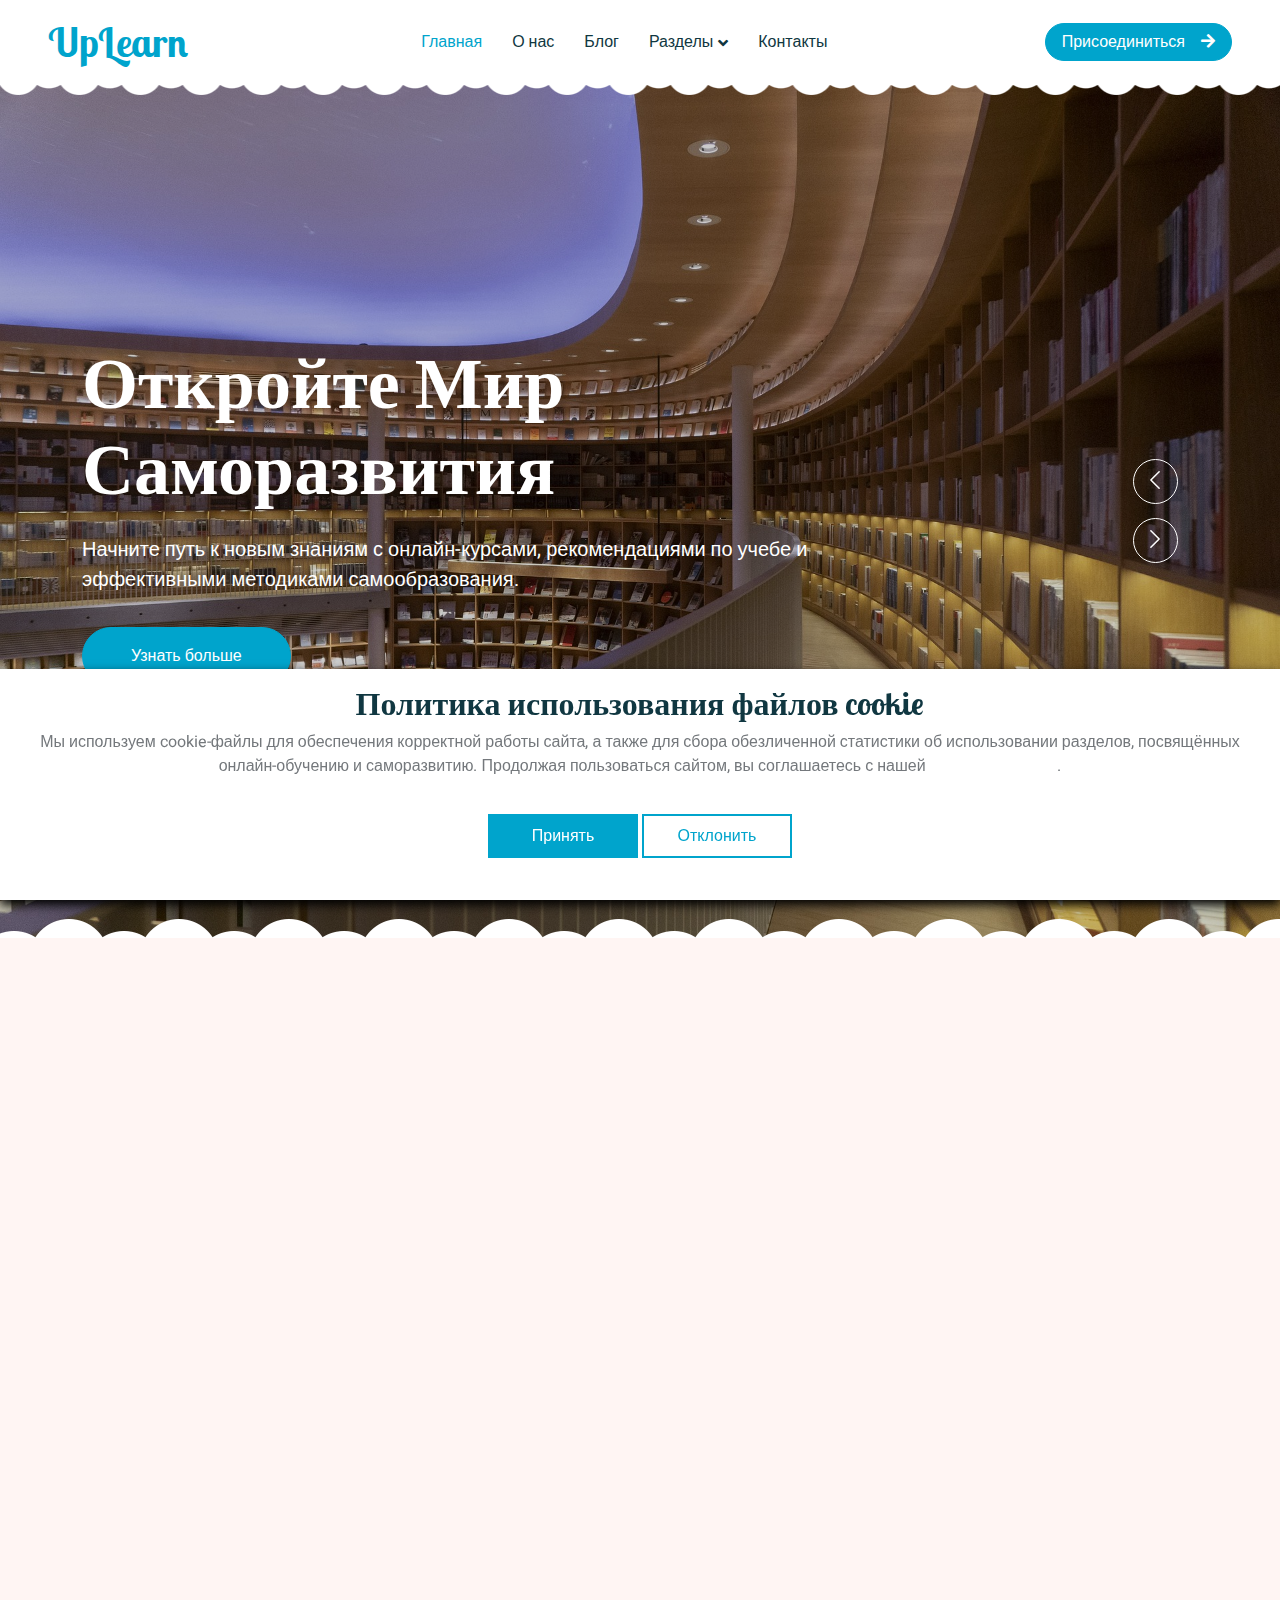
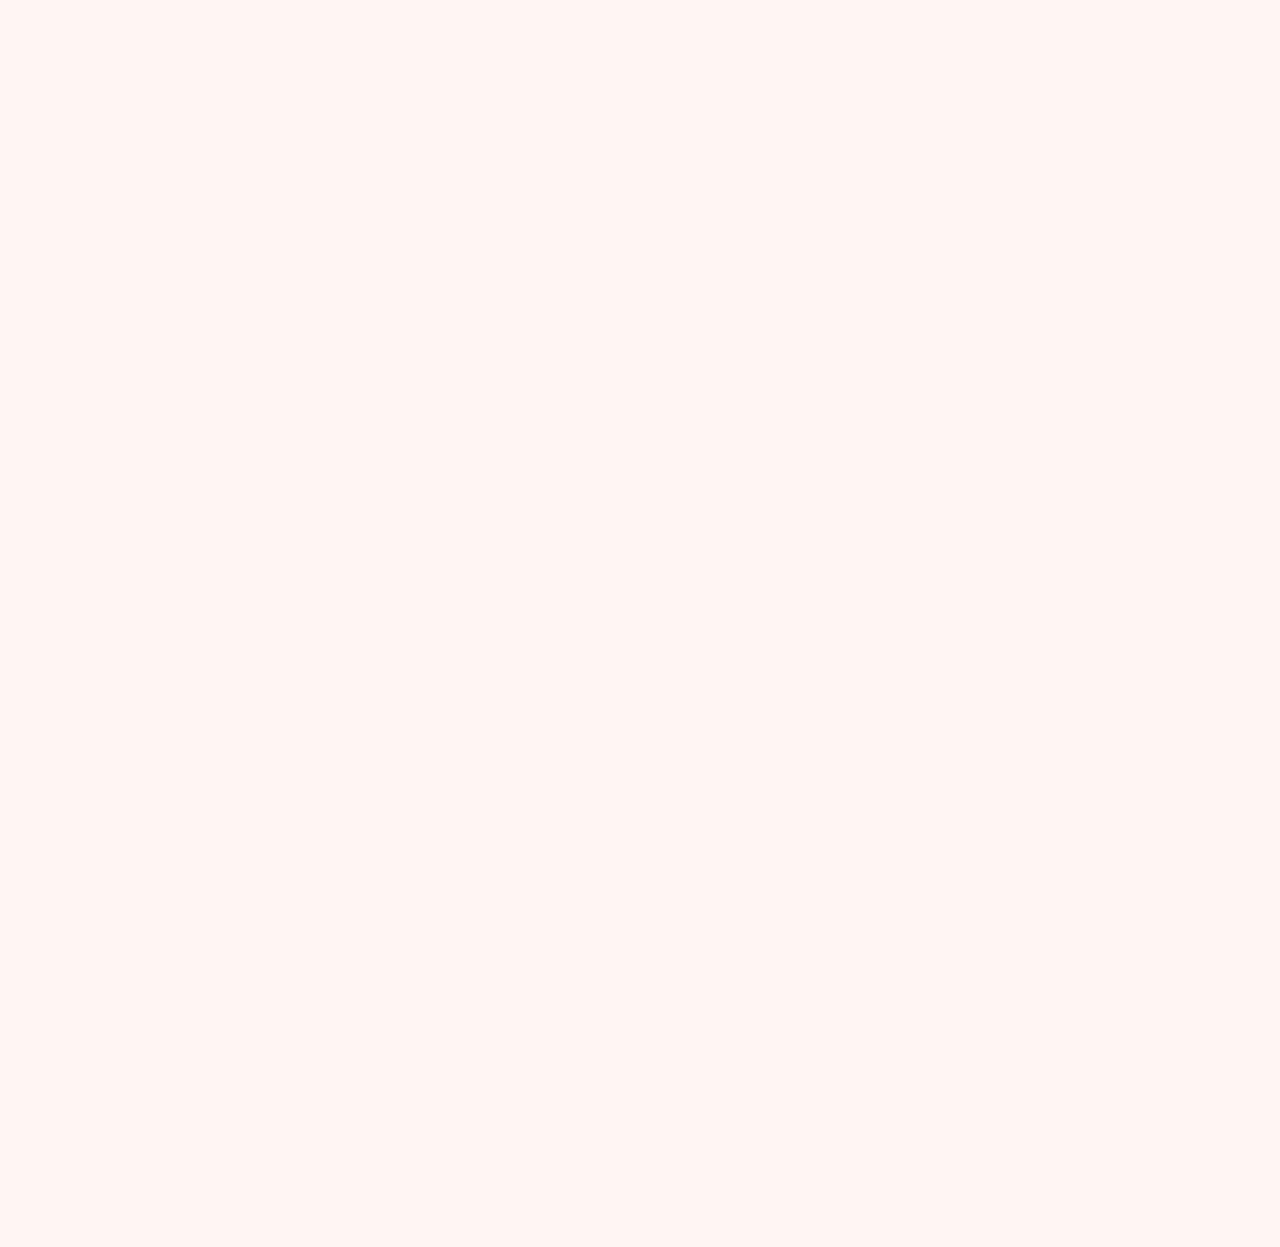
<file: index.html>
<!DOCTYPE html>
<html lang="en">
    <head>
        <meta charset="utf-8" />
        <title>UpLearn</title>
        <meta content="width=device-width, initial-scale=1.0" name="viewport" />
        <meta
            content="онлайн-курсы, советы по учебе, саморазвитие, как учиться эффективно, образовательные ресурсы, изучение языков, развитие навыков"
            name="keywords"
        />
        <meta
            content="Платформа, посвящённая обучению и саморазвитию. Откройте для себя авторские статьи, советы по учебе, ресурсы по изучению языков и онлайн-курсы для интеллектуального роста."
            name="description"
        />

        <!-- Favicon -->
        <link href="img/favicon.ico" rel="icon" />

        <!-- Google Web Fonts -->
        <link rel="preconnect" href="https://fonts.googleapis.com" />
        <link rel="preconnect" href="https://fonts.gstatic.com" crossorigin />
        <link
            href="https://fonts.googleapis.com/css2?family=Heebo:wght@400;500;600&family=Inter:wght@600&family=Lobster+Two:wght@700&display=swap"
            rel="stylesheet"
        />

        <!-- Icon Font Stylesheet -->
        <link
            href="https://cdnjs.cloudflare.com/ajax/libs/font-awesome/5.10.0/css/all.min.css"
            rel="stylesheet"
        />
        <link
            href="https://cdn.jsdelivr.net/npm/bootstrap-icons@1.4.1/font/bootstrap-icons.css"
            rel="stylesheet"
        />

        <!-- Libraries Stylesheet -->
        <link href="lib/animate/animate.min.css" rel="stylesheet" />
        <link
            href="lib/owlcarousel/assets/owl.carousel.min.css"
            rel="stylesheet"
        />

        <!-- Customized Bootstrap Stylesheet -->
        <link href="css/bootstrap.min.css" rel="stylesheet" />

        <!-- Template Stylesheet -->
        <link href="css/style.css" rel="stylesheet" />
    </head>

    <body>
        <!-- Spinner Start -->
        <div
            id="spinner"
            class="show bg-white position-fixed translate-middle w-100 vh-100 top-50 start-50 d-flex align-items-center justify-content-center"
        >
            <div
                class="spinner-border text-primary"
                style="width: 3rem; height: 3rem"
                role="status"
            >
                <span class="sr-only">Загрузка...</span>
            </div>
        </div>
        <!-- Spinner End -->

        <!-- Navbar Start -->
        <nav
            class="navbar navbar-expand-lg bg-white navbar-light sticky-top px-4 px-lg-5 py-lg-0"
        >
            <a href="index.html" class="navbar-brand">
                <h1 class="m-0 text-primary">UpLearn</h1>
            </a>
            <button
                type="button"
                class="navbar-toggler"
                data-bs-toggle="collapse"
                data-bs-target="#navbarCollapse"
            >
                <span class="navbar-toggler-icon"></span>
            </button>
            <div class="collapse navbar-collapse" id="navbarCollapse">
                <div class="navbar-nav mx-auto">
                    <a href="index.html" class="nav-item nav-link active"
                        >Главная</a
                    >
                    <a href="about.html" class="nav-item nav-link">О нас</a>
                    <a href="classes.html" class="nav-item nav-link">Блог</a>
                    <div class="nav-item dropdown">
                        <a
                            href="#"
                            class="nav-link dropdown-toggle"
                            data-bs-toggle="dropdown"
                            >Разделы</a
                        >
                        <div
                            class="dropdown-menu rounded-0 rounded-bottom border-0 shadow-sm m-0"
                        >
                            <a href="testimonial.html" class="dropdown-item"
                                >Отзывы</a
                            >
                        </div>
                    </div>
                    <a href="contact.html" class="nav-item nav-link"
                        >Контакты</a
                    >
                </div>
                <a
                    href="contact.html"
                    class="btn btn-primary rounded-pill px-3 d-none d-lg-block"
                    >Присоединиться<i class="fa fa-arrow-right ms-3"></i
                ></a>
            </div>
        </nav>
        <!-- Navbar End -->

        <!-- Carousel Start -->
        <div class="container-fluid p-0 mb-5">
            <div class="owl-carousel header-carousel position-relative">
                <div class="owl-carousel-item position-relative">
                    <img class="img-fluid" src="img/carousel-1.jpg" alt="" />
                    <div
                        class="position-absolute top-0 start-0 w-100 h-100 d-flex align-items-center"
                        style="background: rgba(0, 0, 0, 0.2)"
                    >
                        <div class="container">
                            <div class="row justify-content-start">
                                <div class="col-10 col-lg-8">
                                    <h1
                                        class="display-2 text-white animated slideInDown mb-4"
                                    >
                                        Откройте Мир Саморазвития
                                    </h1>
                                    <p
                                        class="fs-5 fw-medium text-white mb-4 pb-2"
                                    >
                                        Начните путь к новым знаниям с
                                        онлайн-курсами, рекомендациями по учебе
                                        и эффективными методиками
                                        самообразования.
                                    </p>
                                    <a
                                        href="about.html"
                                        class="btn btn-primary rounded-pill py-sm-3 px-sm-5 me-3 animated slideInLeft"
                                        >Узнать больше</a
                                    >
                                </div>
                            </div>
                        </div>
                    </div>
                </div>
                <div class="owl-carousel-item position-relative">
                    <img class="img-fluid" src="img/carousel-2.jpg" alt="" />
                    <div
                        class="position-absolute top-0 start-0 w-100 h-100 d-flex align-items-center"
                        style="background: rgba(0, 0, 0, 0.2)"
                    >
                        <div class="container">
                            <div class="row justify-content-start">
                                <div class="col-10 col-lg-8">
                                    <h1
                                        class="display-2 text-white animated slideInDown mb-4"
                                    >
                                        Развивайте Навыки с Удовольствием
                                    </h1>
                                    <p
                                        class="fs-5 fw-medium text-white mb-4 pb-2"
                                    >
                                        Получите доступ к проверенным
                                        образовательным материалам и откройте
                                        эффективные техники для изучения языков
                                        и дисциплин.
                                    </p>
                                    <a
                                        href=""
                                        class="btn btn-primary rounded-pill py-sm-3 px-sm-5 me-3 animated slideInLeft"
                                        >Узнать больше</a
                                    >
                                </div>
                            </div>
                        </div>
                    </div>
                </div>
            </div>
        </div>
        <!-- Carousel End -->

        <!-- Our Approach Start -->
        <div class="container-xxl py-5">
            <div class="container">
                <div class="row g-5 align-items-center">
                    <div class="col-lg-6 wow fadeInUp" data-wow-delay="0.1s">
                        <h1 class="mb-4">Наш Подход к Образованию</h1>
                        <p>
                            Мы создаем среду, в которой каждый может обучаться в
                            своем ритме, получая знания, необходимые для личного
                            и профессионального роста. В центре внимания —
                            практическое применение знаний и развитие учебных
                            стратегий.
                        </p>
                        <p class="mb-4">
                            Основой нашей методологии являются исследовательские
                            подходы, системное мышление и индивидуальные
                            траектории обучения. Мы поддерживаем стремление к
                            саморазвитию и помогаем формировать навыки
                            самостоятельного обучения.
                        </p>
                    </div>
                    <div
                        class="col-lg-6 about-img wow fadeInUp"
                        data-wow-delay="0.5s"
                    >
                        <div class="row">
                            <div class="col-12 text-center">
                                <img
                                    class="img-fluid w-75 rounded-circle bg-light p-3"
                                    src="img/approach-1.jpg"
                                    alt=""
                                />
                            </div>
                        </div>
                    </div>
                </div>
            </div>
        </div>
        <!-- Our Approach End -->

        <!-- Call To Action Start -->
        <div class="container-xxl py-5">
            <div class="container">
                <div class="bg-light rounded">
                    <div class="row g-0">
                        <div
                            class="col-lg-6 wow fadeIn"
                            data-wow-delay="0.1s"
                            style="min-height: 400px"
                        >
                            <div class="position-relative h-100">
                                <img
                                    class="position-absolute w-100 h-100 rounded"
                                    src="img/call-to-action.jpg"
                                    style="object-fit: cover"
                                />
                            </div>
                        </div>
                        <div class="col-lg-6 wow fadeIn" data-wow-delay="0.5s">
                            <div
                                class="h-100 d-flex flex-column justify-content-center p-5"
                            >
                                <h1 class="mb-4">
                                    Начните путь к знаниям уже сегодня
                                </h1>
                                <p class="mb-4">
                                    Изучайте эффективные стратегии обучения,
                                    развивайте личные учебные навыки и обретайте
                                    уверенность в собственном образовательном
                                    пути. Присоединяйтесь к тем, кто стремится
                                    расти через знание и саморазвитие.
                                </p>
                                <a
                                    class="btn btn-primary py-3 px-5"
                                    href="about.html"
                                    >Подробнее<i
                                        class="fa fa-arrow-right ms-2"
                                    ></i
                                ></a>
                            </div>
                        </div>
                    </div>
                </div>
            </div>
        </div>
        <!-- Call To Action End -->

        <!-- Appointment Start -->
        <div class="container-xxl py-5">
            <div class="container">
                <div class="bg-light rounded">
                    <div class="row g-0">
                        <div class="col-lg-6 wow fadeIn" data-wow-delay="0.1s">
                            <div
                                class="h-100 d-flex flex-column justify-content-center p-5"
                            >
                                <h1 class="mb-4">Задать вопрос</h1>
                                <form action="thanks.html" method="get">
                                    <div class="row g-3">
                                        <div class="col-sm-6">
                                            <div class="form-floating">
                                                <input
                                                    type="text"
                                                    class="form-control border-0"
                                                    id="gname"
                                                    placeholder="Имя"
                                                    required
                                                />
                                                <label for="gname">Имя</label>
                                            </div>
                                        </div>
                                        <div class="col-sm-6">
                                            <div class="form-floating">
                                                <input
                                                    type="email"
                                                    class="form-control border-0"
                                                    id="gmail"
                                                    placeholder="Email"
                                                    required
                                                />
                                                <label for="gmail">
                                                    Email</label
                                                >
                                            </div>
                                        </div>

                                        <div class="col-12">
                                            <div class="form-floating">
                                                <textarea
                                                    class="form-control border-0"
                                                    placeholder="Введите ваш вопрос здесь"
                                                    id="message"
                                                    style="height: 100px"
                                                    required
                                                ></textarea>
                                                <label for="message"
                                                    >Ваш вопрос</label
                                                >
                                            </div>
                                        </div>
                                        <div class="col-12">
                                            <button
                                                class="btn btn-primary w-100 py-3"
                                                type="submit"
                                            >
                                                Отправить
                                            </button>
                                        </div>
                                    </div>
                                </form>
                            </div>
                        </div>
                        <div
                            class="col-lg-6 wow fadeIn"
                            data-wow-delay="0.5s"
                            style="min-height: 400px"
                        >
                            <div class="position-relative h-100">
                                <img
                                    class="position-absolute w-100 h-100 rounded"
                                    src="img/appointment.jpg"
                                    style="object-fit: cover"
                                />
                            </div>
                        </div>
                    </div>
                </div>
            </div>
        </div>
        <!-- Appointment End -->

        <!-- Footer Start -->
        <div
            class="container-fluid bg-dark text-white-50 footer pt-5 mt-5 wow fadeIn"
            data-wow-delay="0.1s"
        >
            <div class="container py-5">
                <div class="row g-5">
                    <div class="col-lg-3 col-md-6">
                        <h3 class="text-white mb-4">Связаться с нами</h3>
                        <p class="mb-2">
                            <i class="fa fa-map-marker-alt me-3"></i>Kuveyt Türk
                            Üstü, Cumhuriyet Mah. Nazım Hikmet Bulv. Altıntaş
                            Okutan Plaza, 34515 Esenyurt
                        </p>
                        <p class="mb-2">
                            <i class="fa fa-phone-alt me-3"></i>+905558875474
                        </p>
                        <p class="mb-2">
                            <i class="fa fa-envelope me-3"></i
                            >up_learn@gmail.com
                        </p>
                    </div>
                    <div class="col-lg-3 col-md-6">
                        <h3 class="text-white mb-4">Быстрые ссылки</h3>
                        <a class="btn btn-link text-white-50" href="about.html"
                            >О нас</a
                        >
                        <a
                            class="btn btn-link text-white-50"
                            href="contact.html"
                            >Контакты</a
                        >
                        <a
                            class="btn btn-link text-white-50"
                            href="cookie-policy.html"
                            >Политика файлов cookie</a
                        >
                        <a
                            class="btn btn-link text-white-50"
                            href="privacy-policy.html"
                            >Политика конфиденциальности</a
                        >
                        <a
                            class="btn btn-link text-white-50"
                            href="terms-of-use.html"
                            >Условия использования</a
                        >
                    </div>
                    <div class="col-lg-3 col-md-6">
                        <h3 class="text-white mb-4">Галерея</h3>
                        <div class="row g-2 pt-2">
                            <div class="col-4">
                                <img
                                    class="img-fluid rounded bg-light p-1"
                                    src="img/classes-1.jpg"
                                    alt=""
                                />
                            </div>
                            <div class="col-4">
                                <img
                                    class="img-fluid rounded bg-light p-1"
                                    src="img/classes-2.jpg"
                                    alt=""
                                />
                            </div>
                            <div class="col-4">
                                <img
                                    class="img-fluid rounded bg-light p-1"
                                    src="img/classes-3.jpg"
                                    alt=""
                                />
                            </div>
                            <div class="col-4">
                                <img
                                    class="img-fluid rounded bg-light p-1"
                                    src="img/classes-4.jpg"
                                    alt=""
                                />
                            </div>
                            <div class="col-4">
                                <img
                                    class="img-fluid rounded bg-light p-1"
                                    src="img/classes-5.jpg"
                                    alt=""
                                />
                            </div>
                            <div class="col-4">
                                <img
                                    class="img-fluid rounded bg-light p-1"
                                    src="img/classes-6.jpg"
                                    alt=""
                                />
                            </div>
                        </div>
                    </div>
                    <div class="col-lg-3 col-md-6">
                        <h3 class="text-white mb-4">Новостная рассылка</h3>
                        <p>
                            Подпишитесь, чтобы получать обновления об
                            онлайн-курсах, полезных статьях и советах по
                            самообучению.
                        </p>
                        <form action="thanks.html" method="get">
                            <div
                                class="position-relative mx-auto"
                                style="max-width: 400px"
                            >
                                <input
                                    class="form-control bg-transparent w-100 py-3 ps-4 pe-5"
                                    type="text"
                                    placeholder="Ваш email"
                                    required
                                />
                                <button
                                    type="submit"
                                    class="btn btn-primary py-2 position-absolute top-0 end-0 mt-2 me-2"
                                >
                                    Подписаться
                                </button>
                            </div>
                        </form>
                    </div>
                </div>
            </div>
        </div>
        <!-- Footer End -->

        <!-- Cookie banner -->
        <div class="cookie-wrapper show">
            <div>
                <i class="bx bx-cookie"></i>
                <h2 style="text-align: center">
                    Политика использования файлов cookie
                </h2>
            </div>

            <div class="data">
                <p>
                    Мы используем cookie-файлы для обеспечения корректной работы
                    сайта, а также для сбора обезличенной статистики об
                    использовании разделов, посвящённых онлайн-обучению и
                    саморазвитию. Продолжая пользоваться сайтом, вы соглашаетесь
                    с нашей
                    <a href="cookie-policy.html">политикой cookie</a>.
                </p>
            </div>

            <div class="buttons">
                <button class="cookie-button" id="acceptBtn">Принять</button>
                <button class="cookie-button" id="declineBtn">Отклонить</button>
            </div>
        </div>
        <!-- End Cookie banner -->

        <!-- Back to Top -->
        <a href="#" class="btn btn-lg btn-primary btn-lg-square back-to-top"
            ><i class="bi bi-arrow-up"></i
        ></a>

        <!-- JavaScript Libraries -->
        <script src="https://code.jquery.com/jquery-3.4.1.min.js"></script>
        <script src="https://cdn.jsdelivr.net/npm/bootstrap@5.0.0/dist/js/bootstrap.bundle.min.js"></script>
        <script src="lib/wow/wow.min.js"></script>
        <script src="lib/easing/easing.min.js"></script>
        <script src="lib/waypoints/waypoints.min.js"></script>
        <script src="lib/owlcarousel/owl.carousel.min.js"></script>

        <!-- Template Javascript -->
        <script src="js/main.js"></script>
        <script src="js/cookiebanner.js"></script>
    </body>
</html>
</file>
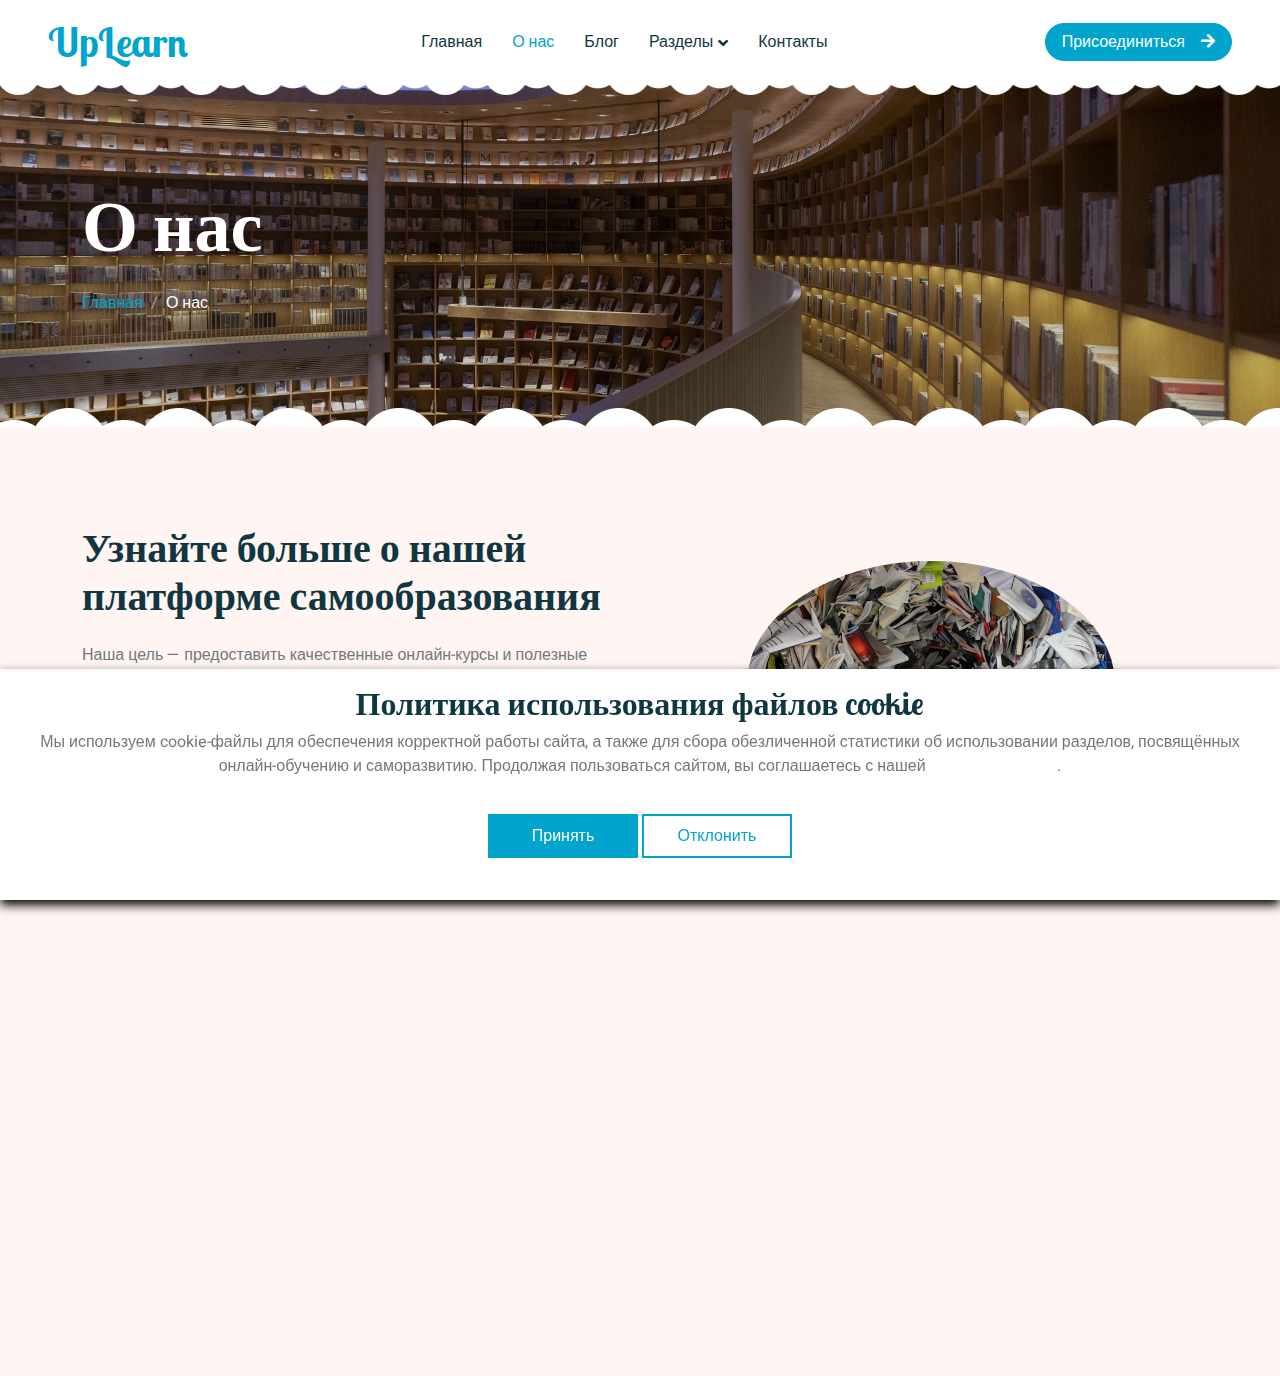
<file: about.html>
<!DOCTYPE html>
<html lang="en">
    <head>
        <meta charset="utf-8" />
        <title>UpLearn</title>
        <meta content="width=device-width, initial-scale=1.0" name="viewport" />
        <meta
            content="онлайн-курсы, советы по учебе, саморазвитие, как учиться эффективно, образовательные ресурсы, изучение языков, развитие навыков"
            name="keywords"
        />
        <meta
            content="Платформа, посвящённая обучению и саморазвитию. Откройте для себя авторские статьи, советы по учебе, ресурсы по изучению языков и онлайн-курсы для интеллектуального роста."
            name="description"
        />

        <!-- Favicon -->
        <link href="img/favicon.ico" rel="icon" />

        <!-- Google Web Fonts -->
        <link rel="preconnect" href="https://fonts.googleapis.com" />
        <link rel="preconnect" href="https://fonts.gstatic.com" crossorigin />
        <link
            href="https://fonts.googleapis.com/css2?family=Heebo:wght@400;500;600&family=Inter:wght@600&family=Lobster+Two:wght@700&display=swap"
            rel="stylesheet"
        />

        <!-- Icon Font Stylesheet -->
        <link
            href="https://cdnjs.cloudflare.com/ajax/libs/font-awesome/5.10.0/css/all.min.css"
            rel="stylesheet"
        />
        <link
            href="https://cdn.jsdelivr.net/npm/bootstrap-icons@1.4.1/font/bootstrap-icons.css"
            rel="stylesheet"
        />

        <!-- Libraries Stylesheet -->
        <link href="lib/animate/animate.min.css" rel="stylesheet" />
        <link
            href="lib/owlcarousel/assets/owl.carousel.min.css"
            rel="stylesheet"
        />

        <!-- Customized Bootstrap Stylesheet -->
        <link href="css/bootstrap.min.css" rel="stylesheet" />

        <!-- Template Stylesheet -->
        <link href="css/style.css" rel="stylesheet" />
    </head>

    <body>
        <!-- Spinner Start -->
        <div
            id="spinner"
            class="show bg-white position-fixed translate-middle w-100 vh-100 top-50 start-50 d-flex align-items-center justify-content-center"
        >
            <div
                class="spinner-border text-primary"
                style="width: 3rem; height: 3rem"
                role="status"
            >
                <span class="sr-only">Загрузка...</span>
            </div>
        </div>
        <!-- Spinner End -->

        <!-- Navbar Start -->
        <nav
            class="navbar navbar-expand-lg bg-white navbar-light sticky-top px-4 px-lg-5 py-lg-0"
        >
            <a href="index.html" class="navbar-brand">
                <h1 class="m-0 text-primary">UpLearn</h1>
            </a>
            <button
                type="button"
                class="navbar-toggler"
                data-bs-toggle="collapse"
                data-bs-target="#navbarCollapse"
            >
                <span class="navbar-toggler-icon"></span>
            </button>
            <div class="collapse navbar-collapse" id="navbarCollapse">
                <div class="navbar-nav mx-auto">
                    <a href="index.html" class="nav-item nav-link">Главная</a>
                    <a href="about.html" class="nav-item nav-link active"
                        >О нас</a
                    >
                    <a href="classes.html" class="nav-item nav-link">Блог</a>
                    <div class="nav-item dropdown">
                        <a
                            href="#"
                            class="nav-link dropdown-toggle"
                            data-bs-toggle="dropdown"
                            >Разделы</a
                        >
                        <div
                            class="dropdown-menu rounded-0 rounded-bottom border-0 shadow-sm m-0"
                        >
                            <a href="testimonial.html" class="dropdown-item"
                                >Отзывы</a
                            >
                        </div>
                    </div>
                    <a href="contact.html" class="nav-item nav-link"
                        >Контакты</a
                    >
                </div>
                <a
                    href="contact.html"
                    class="btn btn-primary rounded-pill px-3 d-none d-lg-block"
                    >Присоединиться<i class="fa fa-arrow-right ms-3"></i
                ></a>
            </div>
        </nav>
        <!-- Navbar End -->

        <!-- Page Header End -->
        <div class="py-5 page-header position-relative mb-5">
            <div class="container py-5">
                <h1 class="display-2 text-white animated slideInDown mb-4">
                    О нас
                </h1>
                <nav aria-label="breadcrumb animated slideInDown">
                    <ol class="breadcrumb">
                        <li class="breadcrumb-item">
                            <a href="index.html">Главная</a>
                        </li>
                        <li
                            class="breadcrumb-item text-white active"
                            aria-current="page"
                        >
                            О нас
                        </li>
                    </ol>
                </nav>
            </div>
        </div>
        <!-- Page Header End -->

        <!-- About Start -->
        <div class="container-xxl py-5">
            <div class="container">
                <div class="row g-5 align-items-center">
                    <div class="col-lg-6 wow fadeInUp" data-wow-delay="0.1s">
                        <h1 class="mb-4">
                            Узнайте больше о нашей платформе самообразования
                        </h1>
                        <p>
                            Наша цель — предоставить качественные онлайн-курсы и
                            полезные советы, способствующие личностному и
                            академическому росту. Мы помогаем каждому
                            выстраивать индивидуальный путь к знаниям, используя
                            современные методики обучения.
                        </p>
                        <p class="mb-4">
                            Мы создаём образовательную среду, где учащиеся могут
                            осваивать новые навыки, формировать дисциплину и
                            учиться эффективно. В нашей платформе сочетаются
                            теория, практика и поддержка — всё это способствует
                            глубинному освоению материала.
                        </p>
                    </div>
                    <div
                        class="col-lg-6 about-img wow fadeInUp"
                        data-wow-delay="0.5s"
                    >
                        <div class="row">
                            <div class="col-12 text-center">
                                <img
                                    class="img-fluid w-75 rounded-circle bg-light p-3"
                                    src="img/about-1.jpg"
                                    alt=""
                                />
                            </div>
                            <div
                                class="col-6 text-start"
                                style="margin-top: -150px"
                            >
                                <img
                                    class="img-fluid w-100 rounded-circle bg-light p-3"
                                    src="img/about-2.jpg"
                                    alt=""
                                />
                            </div>
                            <div
                                class="col-6 text-end"
                                style="margin-top: -150px"
                            >
                                <img
                                    class="img-fluid w-100 rounded-circle bg-light p-3"
                                    src="img/about-3.jpg"
                                    alt=""
                                />
                            </div>
                        </div>
                    </div>
                </div>
            </div>
        </div>
        <!-- About End -->

        <!-- Footer Start -->
        <div
            class="container-fluid bg-dark text-white-50 footer pt-5 mt-5 wow fadeIn"
            data-wow-delay="0.1s"
        >
            <div class="container py-5">
                <div class="row g-5">
                    <div class="col-lg-3 col-md-6">
                        <h3 class="text-white mb-4">Связаться с нами</h3>
                        <p class="mb-2">
                            <i class="fa fa-map-marker-alt me-3"></i>Kuveyt Türk
                            Üstü, Cumhuriyet Mah. Nazım Hikmet Bulv. Altıntaş
                            Okutan Plaza, 34515 Esenyurt
                        </p>
                        <p class="mb-2">
                            <i class="fa fa-phone-alt me-3"></i>+905558875474
                        </p>
                        <p class="mb-2">
                            <i class="fa fa-envelope me-3"></i
                            >up_learn@gmail.com
                        </p>
                    </div>
                    <div class="col-lg-3 col-md-6">
                        <h3 class="text-white mb-4">Быстрые ссылки</h3>
                        <a class="btn btn-link text-white-50" href="about.html"
                            >О нас</a
                        >
                        <a
                            class="btn btn-link text-white-50"
                            href="contact.html"
                            >Контакты</a
                        >
                        <a
                            class="btn btn-link text-white-50"
                            href="cookie-policy.html"
                            >Политика файлов cookie</a
                        >
                        <a
                            class="btn btn-link text-white-50"
                            href="privacy-policy.html"
                            >Политика конфиденциальности</a
                        >
                        <a
                            class="btn btn-link text-white-50"
                            href="terms-of-use.html"
                            >Условия использования</a
                        >
                    </div>
                    <div class="col-lg-3 col-md-6">
                        <h3 class="text-white mb-4">Галерея</h3>
                        <div class="row g-2 pt-2">
                            <div class="col-4">
                                <img
                                    class="img-fluid rounded bg-light p-1"
                                    src="img/classes-1.jpg"
                                    alt=""
                                />
                            </div>
                            <div class="col-4">
                                <img
                                    class="img-fluid rounded bg-light p-1"
                                    src="img/classes-2.jpg"
                                    alt=""
                                />
                            </div>
                            <div class="col-4">
                                <img
                                    class="img-fluid rounded bg-light p-1"
                                    src="img/classes-3.jpg"
                                    alt=""
                                />
                            </div>
                            <div class="col-4">
                                <img
                                    class="img-fluid rounded bg-light p-1"
                                    src="img/classes-4.jpg"
                                    alt=""
                                />
                            </div>
                            <div class="col-4">
                                <img
                                    class="img-fluid rounded bg-light p-1"
                                    src="img/classes-5.jpg"
                                    alt=""
                                />
                            </div>
                            <div class="col-4">
                                <img
                                    class="img-fluid rounded bg-light p-1"
                                    src="img/classes-6.jpg"
                                    alt=""
                                />
                            </div>
                        </div>
                    </div>
                    <div class="col-lg-3 col-md-6">
                        <h3 class="text-white mb-4">Новостная рассылка</h3>
                        <p>
                            Подпишитесь, чтобы получать обновления об
                            онлайн-курсах, полезных статьях и советах по
                            самообучению.
                        </p>
                        <form action="thanks.html" method="get">
                            <div
                                class="position-relative mx-auto"
                                style="max-width: 400px"
                            >
                                <input
                                    class="form-control bg-transparent w-100 py-3 ps-4 pe-5"
                                    type="text"
                                    placeholder="Ваш email"
                                    required
                                />
                                <button
                                    type="submit"
                                    class="btn btn-primary py-2 position-absolute top-0 end-0 mt-2 me-2"
                                >
                                    Подписаться
                                </button>
                            </div>
                        </form>
                    </div>
                </div>
            </div>
        </div>
        <!-- Footer End -->

        <!-- Cookie banner -->
        <div class="cookie-wrapper show">
            <div>
                <i class="bx bx-cookie"></i>
                <h2 style="text-align: center">
                    Политика использования файлов cookie
                </h2>
            </div>

            <div class="data">
                <p>
                    Мы используем cookie-файлы для обеспечения корректной работы
                    сайта, а также для сбора обезличенной статистики об
                    использовании разделов, посвящённых онлайн-обучению и
                    саморазвитию. Продолжая пользоваться сайтом, вы соглашаетесь
                    с нашей
                    <a href="cookie-policy.html">политикой cookie</a>.
                </p>
            </div>

            <div class="buttons">
                <button class="cookie-button" id="acceptBtn">Принять</button>
                <button class="cookie-button" id="declineBtn">Отклонить</button>
            </div>
        </div>
        <!-- End Cookie banner -->

        <!-- Back to Top -->
        <a href="#" class="btn btn-lg btn-primary btn-lg-square back-to-top"
            ><i class="bi bi-arrow-up"></i
        ></a>

        <!-- JavaScript Libraries -->
        <script src="https://code.jquery.com/jquery-3.4.1.min.js"></script>
        <script src="https://cdn.jsdelivr.net/npm/bootstrap@5.0.0/dist/js/bootstrap.bundle.min.js"></script>
        <script src="lib/wow/wow.min.js"></script>
        <script src="lib/easing/easing.min.js"></script>
        <script src="lib/waypoints/waypoints.min.js"></script>
        <script src="lib/owlcarousel/owl.carousel.min.js"></script>

        <!-- Template Javascript -->
        <script src="js/main.js"></script>
        <script src="js/cookiebanner.js"></script>
    </body>
</html>
</file>
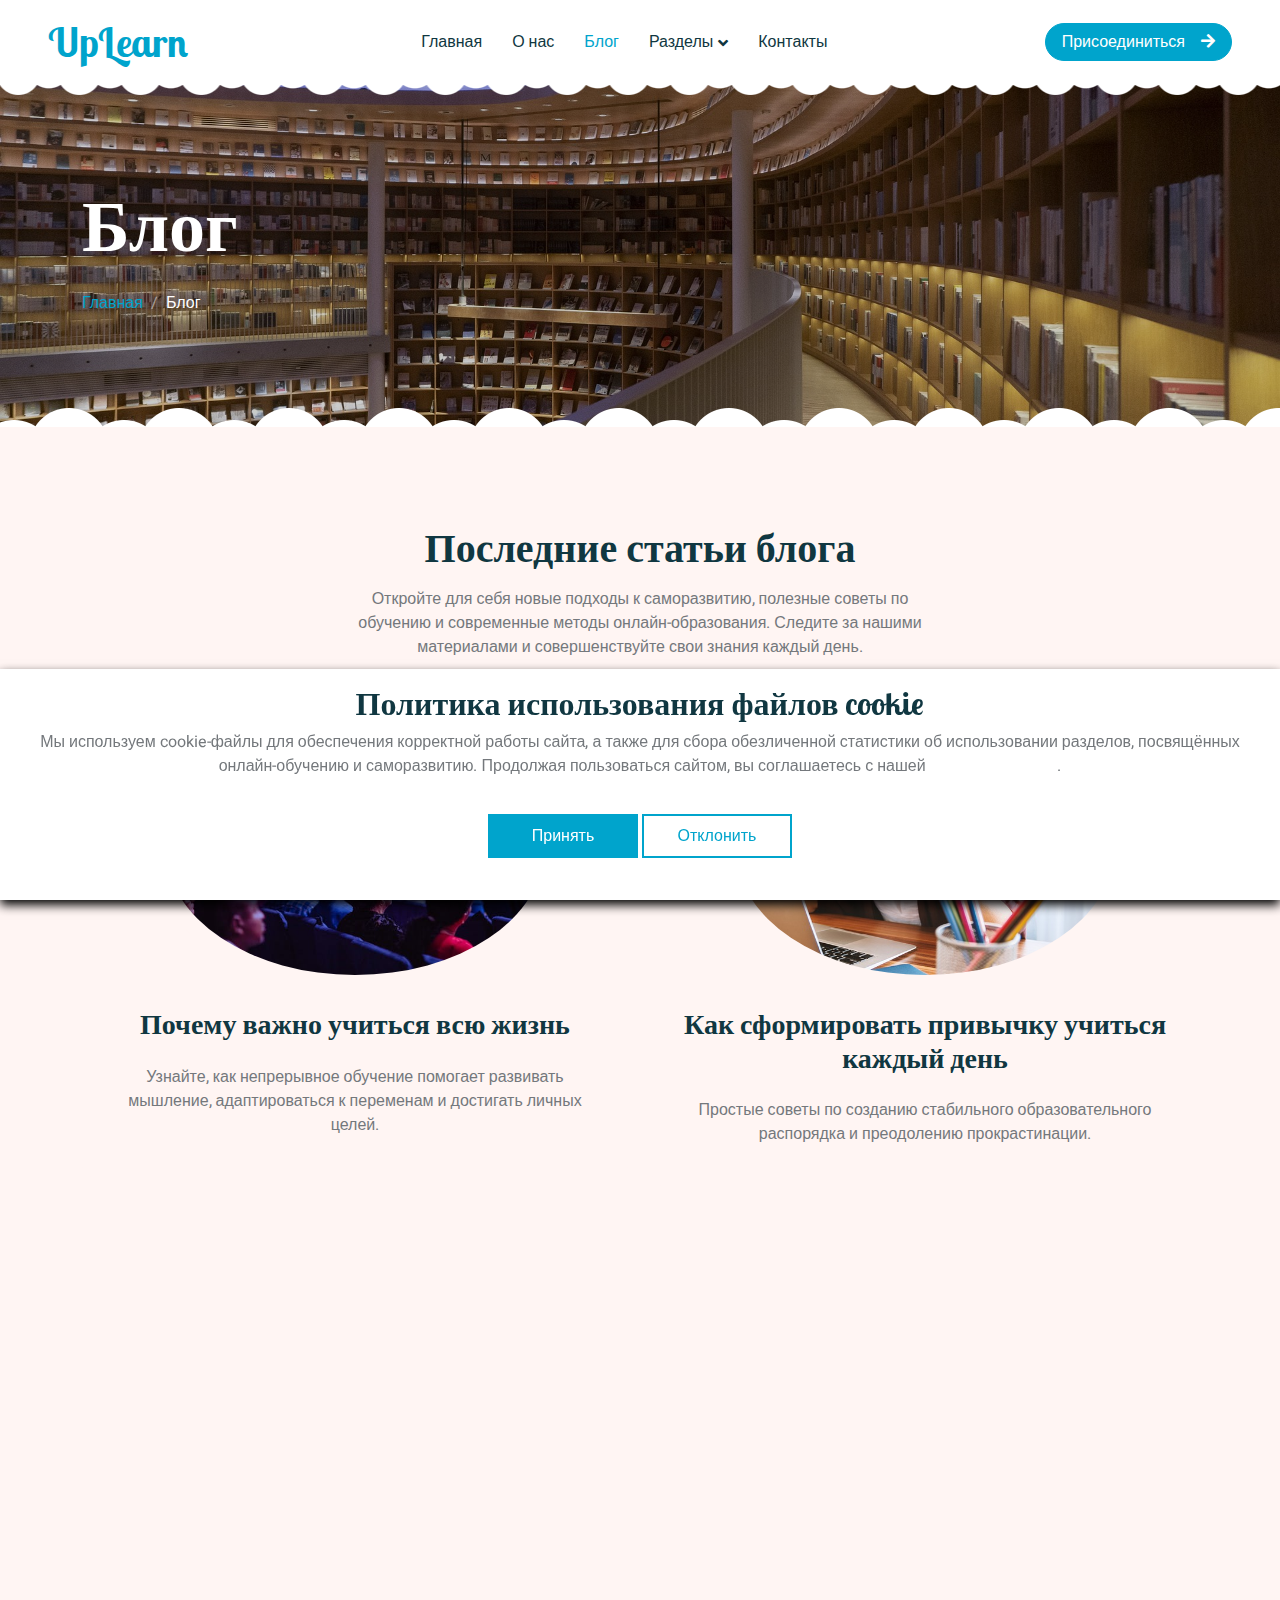
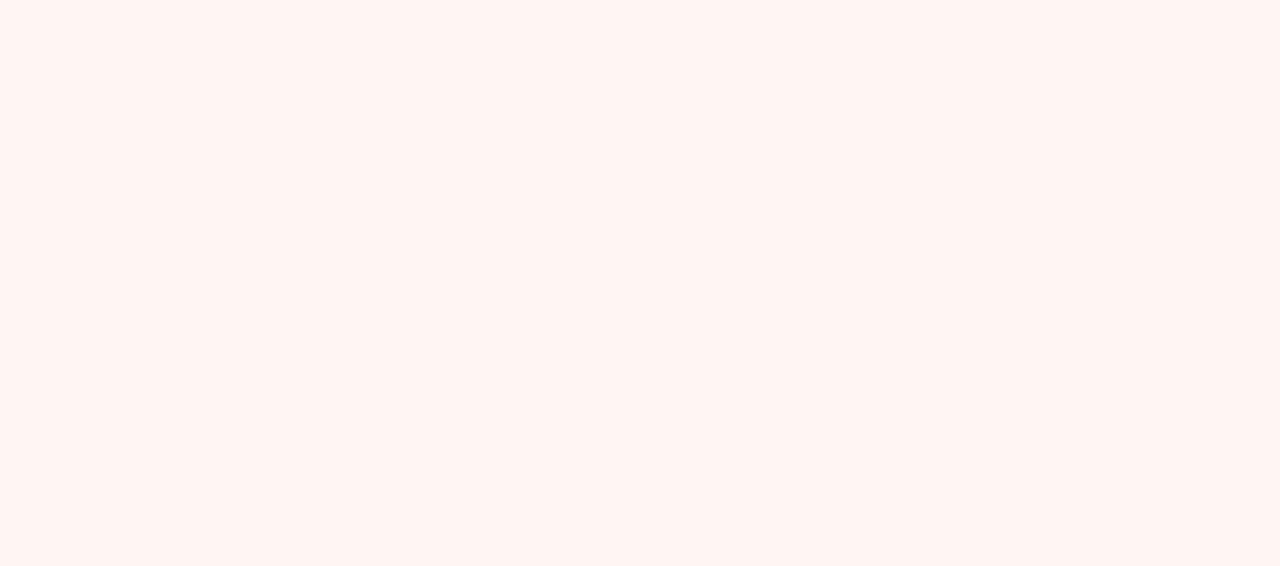
<file: classes.html>
<!DOCTYPE html>
<html lang="en">
    <head>
        <meta charset="utf-8" />
        <title>UpLearn</title>
        <meta content="width=device-width, initial-scale=1.0" name="viewport" />
        <meta
            content="онлайн-курсы, советы по учебе, саморазвитие, как учиться эффективно, образовательные ресурсы, изучение языков, развитие навыков"
            name="keywords"
        />
        <meta
            content="Платформа, посвящённая обучению и саморазвитию. Откройте для себя авторские статьи, советы по учебе, ресурсы по изучению языков и онлайн-курсы для интеллектуального роста."
            name="description"
        />

        <!-- Favicon -->
        <link href="img/favicon.ico" rel="icon" />

        <!-- Google Web Fonts -->
        <link rel="preconnect" href="https://fonts.googleapis.com" />
        <link rel="preconnect" href="https://fonts.gstatic.com" crossorigin />
        <link
            href="https://fonts.googleapis.com/css2?family=Heebo:wght@400;500;600&family=Inter:wght@600&family=Lobster+Two:wght@700&display=swap"
            rel="stylesheet"
        />

        <!-- Icon Font Stylesheet -->
        <link
            href="https://cdnjs.cloudflare.com/ajax/libs/font-awesome/5.10.0/css/all.min.css"
            rel="stylesheet"
        />
        <link
            href="https://cdn.jsdelivr.net/npm/bootstrap-icons@1.4.1/font/bootstrap-icons.css"
            rel="stylesheet"
        />

        <!-- Libraries Stylesheet -->
        <link href="lib/animate/animate.min.css" rel="stylesheet" />
        <link
            href="lib/owlcarousel/assets/owl.carousel.min.css"
            rel="stylesheet"
        />

        <!-- Customized Bootstrap Stylesheet -->
        <link href="css/bootstrap.min.css" rel="stylesheet" />

        <!-- Template Stylesheet -->
        <link href="css/style.css" rel="stylesheet" />
    </head>

    <body>
        <!-- Spinner Start -->
        <div
            id="spinner"
            class="show bg-white position-fixed translate-middle w-100 vh-100 top-50 start-50 d-flex align-items-center justify-content-center"
        >
            <div
                class="spinner-border text-primary"
                style="width: 3rem; height: 3rem"
                role="status"
            >
                <span class="sr-only">Загрузка...</span>
            </div>
        </div>
        <!-- Spinner End -->

        <!-- Navbar Start -->
        <nav
            class="navbar navbar-expand-lg bg-white navbar-light sticky-top px-4 px-lg-5 py-lg-0"
        >
            <a href="index.html" class="navbar-brand">
                <h1 class="m-0 text-primary">UpLearn</h1>
            </a>
            <button
                type="button"
                class="navbar-toggler"
                data-bs-toggle="collapse"
                data-bs-target="#navbarCollapse"
            >
                <span class="navbar-toggler-icon"></span>
            </button>
            <div class="collapse navbar-collapse" id="navbarCollapse">
                <div class="navbar-nav mx-auto">
                    <a href="index.html" class="nav-item nav-link">Главная</a>
                    <a href="about.html" class="nav-item nav-link">О нас</a>
                    <a href="classes.html" class="nav-item nav-link active"
                        >Блог</a
                    >
                    <div class="nav-item dropdown">
                        <a
                            href="#"
                            class="nav-link dropdown-toggle"
                            data-bs-toggle="dropdown"
                            >Разделы</a
                        >
                        <div
                            class="dropdown-menu rounded-0 rounded-bottom border-0 shadow-sm m-0"
                        >
                            <a href="testimonial.html" class="dropdown-item"
                                >Отзывы</a
                            >
                        </div>
                    </div>
                    <a href="contact.html" class="nav-item nav-link"
                        >Контакты</a
                    >
                </div>
                <a
                    href="contact.html"
                    class="btn btn-primary rounded-pill px-3 d-none d-lg-block"
                    >Присоединиться<i class="fa fa-arrow-right ms-3"></i
                ></a>
            </div>
        </nav>
        <!-- Navbar End -->

        <!-- Page Header End -->
        <div class="py-5 page-header position-relative mb-5">
            <div class="container py-5">
                <h1 class="display-2 text-white animated slideInDown mb-4">
                    Блог
                </h1>
                <nav aria-label="breadcrumb animated slideInDown">
                    <ol class="breadcrumb">
                        <li class="breadcrumb-item">
                            <a href="index.html">Главная</a>
                        </li>
                        <li
                            class="breadcrumb-item text-white active"
                            aria-current="page"
                        >
                            Блог
                        </li>
                    </ol>
                </nav>
            </div>
        </div>
        <!-- Page Header End -->

        <!-- Our Latest Blog Start -->
        <div class="container-xxl py-5">
            <div class="container">
                <div
                    class="text-center mx-auto mb-5 wow fadeInUp"
                    data-wow-delay="0.1s"
                    style="max-width: 600px"
                >
                    <h1 class="mb-3">Последние статьи блога</h1>
                    <p>
                        Откройте для себя новые подходы к саморазвитию, полезные
                        советы по обучению и современные методы
                        онлайн-образования. Следите за нашими материалами и
                        совершенствуйте свои знания каждый день.
                    </p>
                </div>
                <div class="row g-4">
                    <div
                        class="col-lg-6 col-md-6 wow fadeInUp"
                        data-wow-delay="0.1s"
                    >
                        <div class="classes-item">
                            <div
                                class="bg-light rounded-circle w-75 mx-auto p-3"
                            >
                                <img
                                    class="img-fluid rounded-circle"
                                    src="img/classes-1.jpg"
                                    alt=""
                                />
                            </div>
                            <div class="bg-light rounded p-4 pt-5 mt-n5">
                                <a
                                    class="d-block text-center h3 mt-3 mb-4"
                                    href=""
                                >
                                    Почему важно учиться всю жизнь
                                </a>
                                <p class="text-center">
                                    Узнайте, как непрерывное обучение помогает
                                    развивать мышление, адаптироваться к
                                    переменам и достигать личных целей.
                                </p>
                            </div>
                        </div>
                    </div>
                    <div
                        class="col-lg-6 col-md-6 wow fadeInUp"
                        data-wow-delay="0.3s"
                    >
                        <div class="classes-item">
                            <div
                                class="bg-light rounded-circle w-75 mx-auto p-3"
                            >
                                <img
                                    class="img-fluid rounded-circle"
                                    src="img/classes-2.jpg"
                                    alt=""
                                />
                            </div>
                            <div class="bg-light rounded p-4 pt-5 mt-n5">
                                <a
                                    class="d-block text-center h3 mt-3 mb-4"
                                    href=""
                                >
                                    Как сформировать привычку учиться каждый
                                    день
                                </a>
                                <p class="text-center">
                                    Простые советы по созданию стабильного
                                    образовательного распорядка и преодолению
                                    прокрастинации.
                                </p>
                            </div>
                        </div>
                    </div>
                    <div
                        class="col-lg-6 col-md-6 wow fadeInUp"
                        data-wow-delay="0.5s"
                    >
                        <div class="classes-item">
                            <div
                                class="bg-light rounded-circle w-75 mx-auto p-3"
                            >
                                <img
                                    class="img-fluid rounded-circle"
                                    src="img/classes-3.jpg"
                                    alt=""
                                />
                            </div>
                            <div class="bg-light rounded p-4 pt-5 mt-n5">
                                <a
                                    class="d-block text-center h3 mt-3 mb-4"
                                    href=""
                                >
                                    Эффективные методы запоминания информации
                                </a>
                                <p class="text-center">
                                    Узнайте, какие техники помогут лучше
                                    усваивать материал и сохранять знания в
                                    долгосрочной памяти.
                                </p>
                            </div>
                        </div>
                    </div>
                    <div
                        class="col-lg-6 col-md-6 wow fadeInUp"
                        data-wow-delay="0.7s"
                    >
                        <div class="classes-item">
                            <div
                                class="bg-light rounded-circle w-75 mx-auto p-3"
                            >
                                <img
                                    class="img-fluid rounded-circle"
                                    src="img/classes-4.jpg"
                                    alt=""
                                />
                            </div>
                            <div class="bg-light rounded p-4 pt-5 mt-n5">
                                <a
                                    class="d-block text-center h3 mt-3 mb-4"
                                    href=""
                                >
                                    Роль технологий в самообучении
                                </a>
                                <p class="text-center">
                                    Изучите, как онлайн-платформы, приложения и
                                    искусственный интеллект могут облегчить и
                                    ускорить процесс обучения.
                                </p>
                            </div>
                        </div>
                    </div>
                </div>
            </div>
        </div>
        <!-- Our Latest Blog End -->

        <!-- Footer Start -->
        <div
            class="container-fluid bg-dark text-white-50 footer pt-5 mt-5 wow fadeIn"
            data-wow-delay="0.1s"
        >
            <div class="container py-5">
                <div class="row g-5">
                    <div class="col-lg-3 col-md-6">
                        <h3 class="text-white mb-4">Связаться с нами</h3>
                        <p class="mb-2">
                            <i class="fa fa-map-marker-alt me-3"></i>Kuveyt Türk
                            Üstü, Cumhuriyet Mah. Nazım Hikmet Bulv. Altıntaş
                            Okutan Plaza, 34515 Esenyurt
                        </p>
                        <p class="mb-2">
                            <i class="fa fa-phone-alt me-3"></i>+905558875474
                        </p>
                        <p class="mb-2">
                            <i class="fa fa-envelope me-3"></i
                            >up_learn@gmail.com
                        </p>
                    </div>
                    <div class="col-lg-3 col-md-6">
                        <h3 class="text-white mb-4">Быстрые ссылки</h3>
                        <a class="btn btn-link text-white-50" href="about.html"
                            >О нас</a
                        >
                        <a
                            class="btn btn-link text-white-50"
                            href="contact.html"
                            >Контакты</a
                        >
                        <a
                            class="btn btn-link text-white-50"
                            href="cookie-policy.html"
                            >Политика файлов cookie</a
                        >
                        <a
                            class="btn btn-link text-white-50"
                            href="privacy-policy.html"
                            >Политика конфиденциальности</a
                        >
                        <a
                            class="btn btn-link text-white-50"
                            href="terms-of-use.html"
                            >Условия использования</a
                        >
                    </div>
                    <div class="col-lg-3 col-md-6">
                        <h3 class="text-white mb-4">Галерея</h3>
                        <div class="row g-2 pt-2">
                            <div class="col-4">
                                <img
                                    class="img-fluid rounded bg-light p-1"
                                    src="img/classes-1.jpg"
                                    alt=""
                                />
                            </div>
                            <div class="col-4">
                                <img
                                    class="img-fluid rounded bg-light p-1"
                                    src="img/classes-2.jpg"
                                    alt=""
                                />
                            </div>
                            <div class="col-4">
                                <img
                                    class="img-fluid rounded bg-light p-1"
                                    src="img/classes-3.jpg"
                                    alt=""
                                />
                            </div>
                            <div class="col-4">
                                <img
                                    class="img-fluid rounded bg-light p-1"
                                    src="img/classes-4.jpg"
                                    alt=""
                                />
                            </div>
                            <div class="col-4">
                                <img
                                    class="img-fluid rounded bg-light p-1"
                                    src="img/classes-5.jpg"
                                    alt=""
                                />
                            </div>
                            <div class="col-4">
                                <img
                                    class="img-fluid rounded bg-light p-1"
                                    src="img/classes-6.jpg"
                                    alt=""
                                />
                            </div>
                        </div>
                    </div>
                    <div class="col-lg-3 col-md-6">
                        <h3 class="text-white mb-4">Новостная рассылка</h3>
                        <p>
                            Подпишитесь, чтобы получать обновления об
                            онлайн-курсах, полезных статьях и советах по
                            самообучению.
                        </p>
                        <form action="thanks.html" method="get">
                            <div
                                class="position-relative mx-auto"
                                style="max-width: 400px"
                            >
                                <input
                                    class="form-control bg-transparent w-100 py-3 ps-4 pe-5"
                                    type="text"
                                    placeholder="Ваш email"
                                    required
                                />
                                <button
                                    type="submit"
                                    class="btn btn-primary py-2 position-absolute top-0 end-0 mt-2 me-2"
                                >
                                    Подписаться
                                </button>
                            </div>
                        </form>
                    </div>
                </div>
            </div>
        </div>
        <!-- Footer End -->

        <!-- Cookie banner -->
        <div class="cookie-wrapper show">
            <div>
                <i class="bx bx-cookie"></i>
                <h2 style="text-align: center">
                    Политика использования файлов cookie
                </h2>
            </div>

            <div class="data">
                <p>
                    Мы используем cookie-файлы для обеспечения корректной работы
                    сайта, а также для сбора обезличенной статистики об
                    использовании разделов, посвящённых онлайн-обучению и
                    саморазвитию. Продолжая пользоваться сайтом, вы соглашаетесь
                    с нашей
                    <a href="cookie-policy.html">политикой cookie</a>.
                </p>
            </div>

            <div class="buttons">
                <button class="cookie-button" id="acceptBtn">Принять</button>
                <button class="cookie-button" id="declineBtn">Отклонить</button>
            </div>
        </div>
        <!-- End Cookie banner -->

        <!-- Back to Top -->
        <a href="#" class="btn btn-lg btn-primary btn-lg-square back-to-top"
            ><i class="bi bi-arrow-up"></i
        ></a>

        <!-- JavaScript Libraries -->
        <script src="https://code.jquery.com/jquery-3.4.1.min.js"></script>
        <script src="https://cdn.jsdelivr.net/npm/bootstrap@5.0.0/dist/js/bootstrap.bundle.min.js"></script>
        <script src="lib/wow/wow.min.js"></script>
        <script src="lib/easing/easing.min.js"></script>
        <script src="lib/waypoints/waypoints.min.js"></script>
        <script src="lib/owlcarousel/owl.carousel.min.js"></script>

        <!-- Template Javascript -->
        <script src="js/main.js"></script>
        <script src="js/cookiebanner.js"></script>
    </body>
</html>
</file>
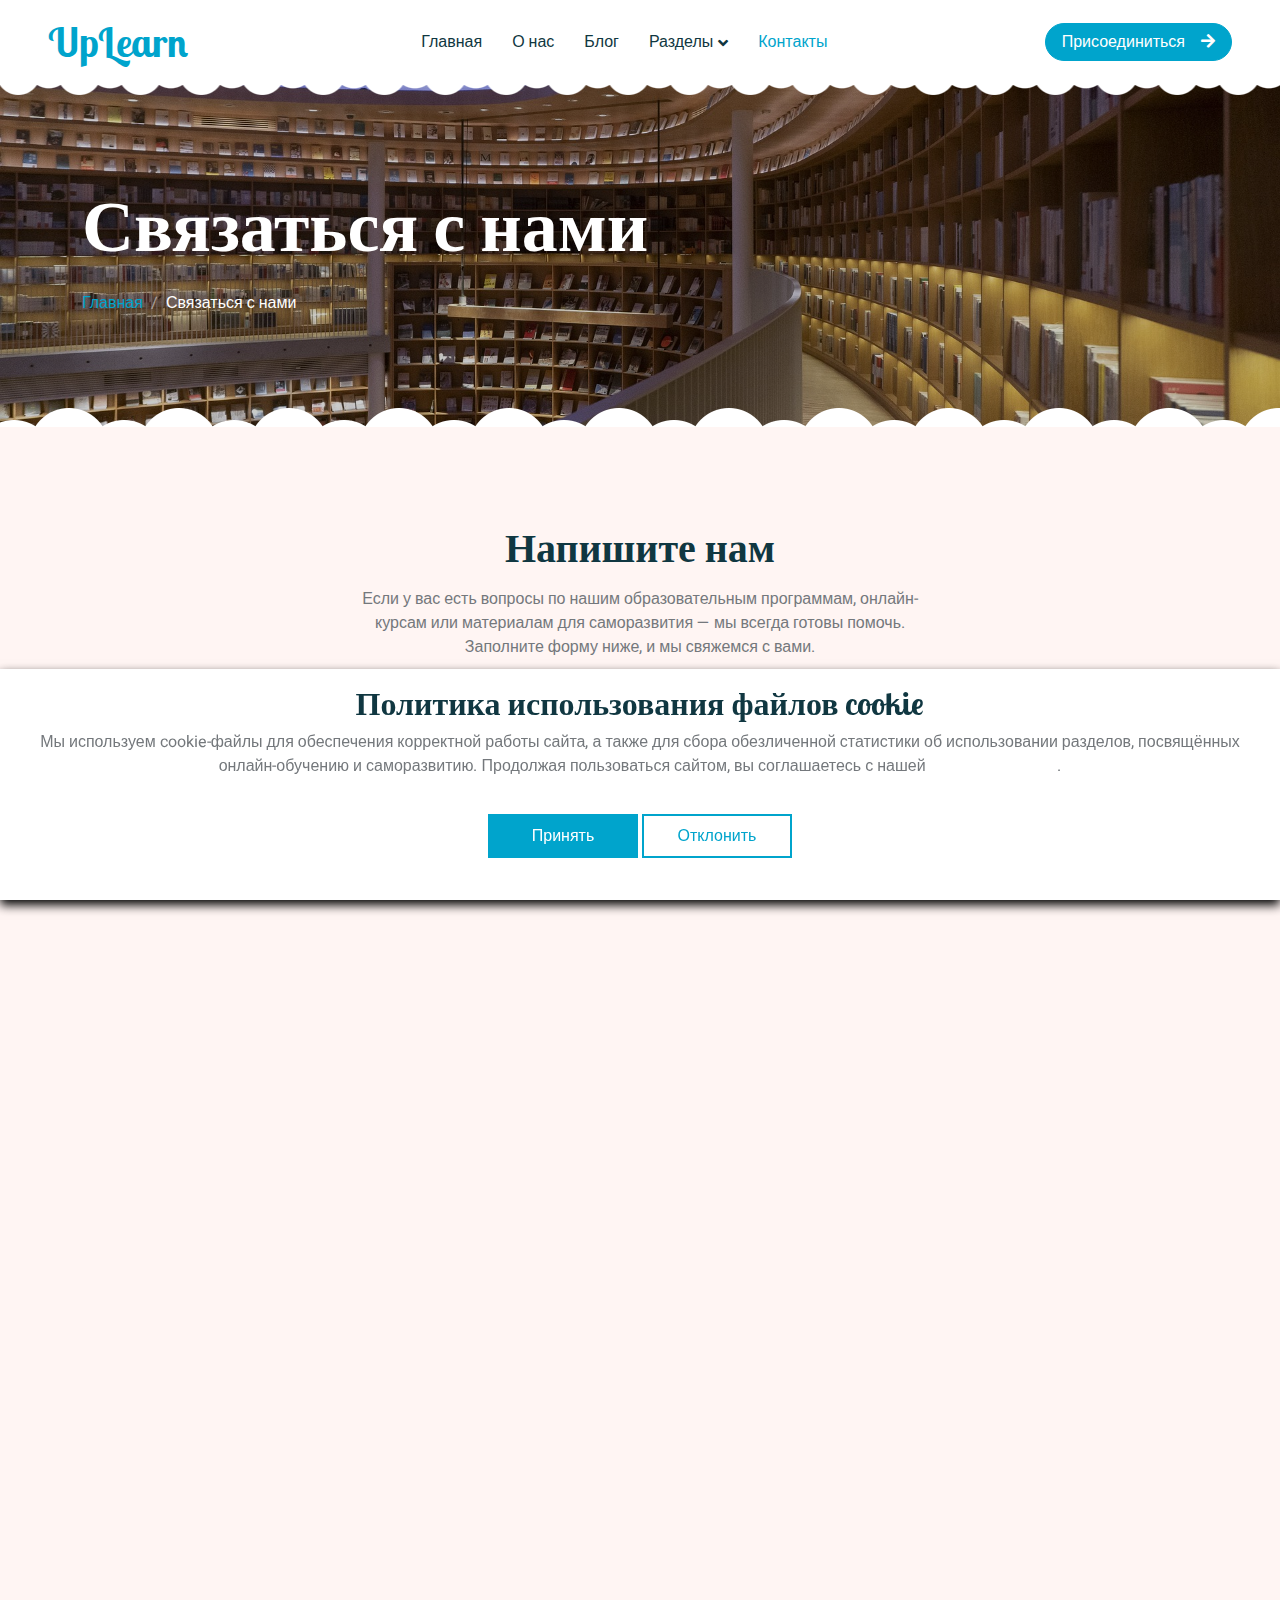
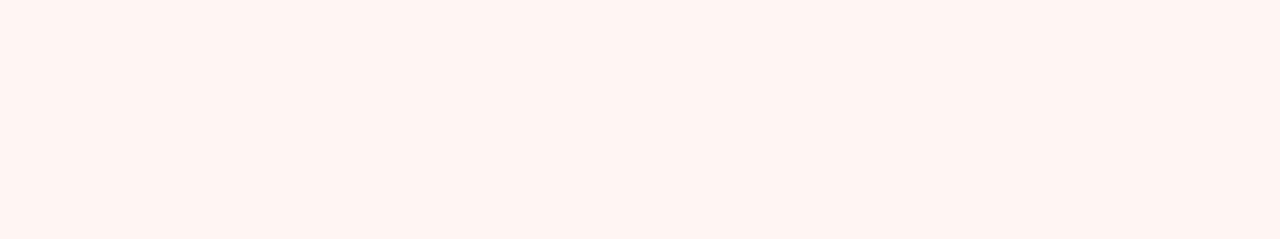
<file: contact.html>
<!DOCTYPE html>
<html lang="en">
    <head>
        <meta charset="utf-8" />
        <title>UpLearn</title>
        <meta content="width=device-width, initial-scale=1.0" name="viewport" />
        <meta
            content="онлайн-курсы, советы по учебе, саморазвитие, как учиться эффективно, образовательные ресурсы, изучение языков, развитие навыков"
            name="keywords"
        />
        <meta
            content="Платформа, посвящённая обучению и саморазвитию. Откройте для себя авторские статьи, советы по учебе, ресурсы по изучению языков и онлайн-курсы для интеллектуального роста."
            name="description"
        />

        <!-- Favicon -->
        <link href="img/favicon.ico" rel="icon" />

        <!-- Google Web Fonts -->
        <link rel="preconnect" href="https://fonts.googleapis.com" />
        <link rel="preconnect" href="https://fonts.gstatic.com" crossorigin />
        <link
            href="https://fonts.googleapis.com/css2?family=Heebo:wght@400;500;600&family=Inter:wght@600&family=Lobster+Two:wght@700&display=swap"
            rel="stylesheet"
        />

        <!-- Icon Font Stylesheet -->
        <link
            href="https://cdnjs.cloudflare.com/ajax/libs/font-awesome/5.10.0/css/all.min.css"
            rel="stylesheet"
        />
        <link
            href="https://cdn.jsdelivr.net/npm/bootstrap-icons@1.4.1/font/bootstrap-icons.css"
            rel="stylesheet"
        />

        <!-- Libraries Stylesheet -->
        <link href="lib/animate/animate.min.css" rel="stylesheet" />
        <link
            href="lib/owlcarousel/assets/owl.carousel.min.css"
            rel="stylesheet"
        />

        <!-- Customized Bootstrap Stylesheet -->
        <link href="css/bootstrap.min.css" rel="stylesheet" />

        <!-- Template Stylesheet -->
        <link href="css/style.css" rel="stylesheet" />
    </head>

    <body>
        <!-- Spinner Start -->
        <div
            id="spinner"
            class="show bg-white position-fixed translate-middle w-100 vh-100 top-50 start-50 d-flex align-items-center justify-content-center"
        >
            <div
                class="spinner-border text-primary"
                style="width: 3rem; height: 3rem"
                role="status"
            >
                <span class="sr-only">Загрузка...</span>
            </div>
        </div>
        <!-- Spinner End -->

        <!-- Navbar Start -->
        <nav
            class="navbar navbar-expand-lg bg-white navbar-light sticky-top px-4 px-lg-5 py-lg-0"
        >
            <a href="index.html" class="navbar-brand">
                <h1 class="m-0 text-primary">UpLearn</h1>
            </a>
            <button
                type="button"
                class="navbar-toggler"
                data-bs-toggle="collapse"
                data-bs-target="#navbarCollapse"
            >
                <span class="navbar-toggler-icon"></span>
            </button>
            <div class="collapse navbar-collapse" id="navbarCollapse">
                <div class="navbar-nav mx-auto">
                    <a href="index.html" class="nav-item nav-link">Главная</a>
                    <a href="about.html" class="nav-item nav-link">О нас</a>
                    <a href="classes.html" class="nav-item nav-link">Блог</a>
                    <div class="nav-item dropdown">
                        <a
                            href="#"
                            class="nav-link dropdown-toggle"
                            data-bs-toggle="dropdown"
                            >Разделы</a
                        >
                        <div
                            class="dropdown-menu rounded-0 rounded-bottom border-0 shadow-sm m-0"
                        >
                            <a href="testimonial.html" class="dropdown-item"
                                >Отзывы</a
                            >
                        </div>
                    </div>
                    <a href="contact.html" class="nav-item nav-link active"
                        >Контакты</a
                    >
                </div>
                <a
                    href="contact.html"
                    class="btn btn-primary rounded-pill px-3 d-none d-lg-block"
                    >Присоединиться<i class="fa fa-arrow-right ms-3"></i
                ></a>
            </div>
        </nav>
        <!-- Navbar End -->

        <!-- Page Header End -->
        <div class="py-5 page-header position-relative mb-5">
            <div class="container py-5">
                <h1 class="display-2 text-white animated slideInDown mb-4">
                    Связаться с нами
                </h1>
                <nav aria-label="breadcrumb animated slideInDown">
                    <ol class="breadcrumb">
                        <li class="breadcrumb-item">
                            <a href="index.html">Главная</a>
                        </li>
                        <li
                            class="breadcrumb-item text-white active"
                            aria-current="page"
                        >
                            Связаться с нами
                        </li>
                    </ol>
                </nav>
            </div>
        </div>
        <!-- Page Header End -->

        <!-- Contact Start -->
        <div class="container-xxl py-5">
            <div class="container">
                <div
                    class="text-center mx-auto mb-5 wow fadeInUp"
                    data-wow-delay="0.1s"
                    style="max-width: 600px"
                >
                    <h1 class="mb-3">Напишите нам</h1>
                    <p>
                        Если у вас есть вопросы по нашим образовательным
                        программам, онлайн-курсам или материалам для
                        саморазвития — мы всегда готовы помочь. Заполните форму
                        ниже, и мы свяжемся с вами.
                    </p>
                </div>
                <div class="row g-4 mb-5">
                    <div
                        class="col-md-6 col-lg-4 text-center wow fadeInUp"
                        data-wow-delay="0.1s"
                    >
                        <div
                            class="bg-light rounded-circle d-inline-flex align-items-center justify-content-center mb-4"
                            style="width: 75px; height: 75px"
                        >
                            <i
                                class="fa fa-map-marker-alt fa-2x text-primary"
                            ></i>
                        </div>
                        <h6>
                            Kuveyt Türk Üstü, Cumhuriyet Mah. Nazım Hikмет Bulv.
                            Altıntaş Okutan Plaza, 34515 Esenyurt
                        </h6>
                    </div>
                    <div
                        class="col-md-6 col-lg-4 text-center wow fadeInUp"
                        data-wow-delay="0.3s"
                    >
                        <div
                            class="bg-light rounded-circle d-inline-flex align-items-center justify-content-center mb-4"
                            style="width: 75px; height: 75px"
                        >
                            <i
                                class="fa fa-envelope-open fa-2x text-primary"
                            ></i>
                        </div>
                        <h6>up_learn@gmail.com</h6>
                    </div>
                    <div
                        class="col-md-6 col-lg-4 text-center wow fadeInUp"
                        data-wow-delay="0.5s"
                    >
                        <div
                            class="bg-light rounded-circle d-inline-flex align-items-center justify-content-center mb-4"
                            style="width: 75px; height: 75px"
                        >
                            <i class="fa fa-phone-alt fa-2x text-primary"></i>
                        </div>
                        <h6>+905558875474</h6>
                    </div>
                </div>
                <div class="bg-light rounded">
                    <div class="row g-0">
                        <div class="col-lg-6 wow fadeIn" data-wow-delay="0.1s">
                            <div
                                class="h-100 d-flex flex-column justify-content-center p-5"
                            >
                                <form action="thanks.html" method="get">
                                    <div class="row g-3">
                                        <div class="col-sm-6">
                                            <div class="form-floating">
                                                <input
                                                    type="text"
                                                    class="form-control border-0"
                                                    id="name"
                                                    placeholder="Ваше имя"
                                                    required
                                                />
                                                <label for="name"
                                                    >Ваше имя</label
                                                >
                                            </div>
                                        </div>
                                        <div class="col-sm-6">
                                            <div class="form-floating">
                                                <input
                                                    type="email"
                                                    class="form-control border-0"
                                                    id="email"
                                                    placeholder="Ваш email"
                                                    required
                                                />
                                                <label for="email"
                                                    >Ваш email</label
                                                >
                                            </div>
                                        </div>
                                        <div class="col-12">
                                            <div class="form-floating">
                                                <input
                                                    type="text"
                                                    class="form-control border-0"
                                                    id="subject"
                                                    placeholder="Тема обращения"
                                                    required
                                                />
                                                <label for="subject"
                                                    >Тема обращения</label
                                                >
                                            </div>
                                        </div>
                                        <div class="col-12">
                                            <div class="form-floating">
                                                <textarea
                                                    class="form-control border-0"
                                                    placeholder="Введите ваше сообщение"
                                                    id="message"
                                                    style="height: 100px"
                                                    required
                                                ></textarea>
                                                <label for="message"
                                                    >Сообщение</label
                                                >
                                            </div>
                                        </div>
                                        <div class="col-12">
                                            <button
                                                class="btn btn-primary w-100 py-3"
                                                type="submit"
                                            >
                                                Отправить сообщение
                                            </button>
                                        </div>
                                    </div>
                                </form>
                            </div>
                        </div>
                        <div
                            class="col-lg-6 wow fadeIn"
                            data-wow-delay="0.5s"
                            style="min-height: 400px"
                        >
                            <div class="position-relative h-100">
                                <iframe
                                    src="https://www.google.com/maps/embed?pb=!1m18!1m12!1m3!1d8689.955265465911!2d28.64369046746452!3d41.01475254979962!2m3!1f0!2f0!3f0!3m2!1i1024!2i768!4f13.1!3m3!1m2!1s0x14b55f0c53f3a605%3A0xc36f3a4ae790525!2sTurkish%20Course%20%26%20Y%C3%96S%20Course%20%26%20English%20Course%20(Turkey%20Study%20Center)!5e0!3m2!1suk!2sua!4v1752070801750!5m2!1suk!2sua"
                                    class="position-relative rounded w-100 h-100"
                                    frameborder="0"
                                    style="min-height: 400px; border: 0"
                                    allowfullscreen=""
                                    aria-hidden="false"
                                    tabindex="0"
                                ></iframe>
                            </div>
                        </div>
                    </div>
                </div>
            </div>
        </div>
        <!-- Contact End -->

        <!-- Footer Start -->
        <div
            class="container-fluid bg-dark text-white-50 footer pt-5 mt-5 wow fadeIn"
            data-wow-delay="0.1s"
        >
            <div class="container py-5">
                <div class="row g-5">
                    <div class="col-lg-3 col-md-6">
                        <h3 class="text-white mb-4">Связаться с нами</h3>
                        <p class="mb-2">
                            <i class="fa fa-map-marker-alt me-3"></i>Kuveyt Türk
                            Üstü, Cumhuriyet Mah. Nazım Hikmet Bulv. Altıntaş
                            Okutan Plaza, 34515 Esenyurt
                        </p>
                        <p class="mb-2">
                            <i class="fa fa-phone-alt me-3"></i>+905558875474
                        </p>
                        <p class="mb-2">
                            <i class="fa fa-envelope me-3"></i
                            >up_learn@gmail.com
                        </p>
                    </div>
                    <div class="col-lg-3 col-md-6">
                        <h3 class="text-white mb-4">Быстрые ссылки</h3>
                        <a class="btn btn-link text-white-50" href="about.html"
                            >О нас</a
                        >
                        <a
                            class="btn btn-link text-white-50"
                            href="contact.html"
                            >Контакты</a
                        >
                        <a
                            class="btn btn-link text-white-50"
                            href="cookie-policy.html"
                            >Политика файлов cookie</a
                        >
                        <a
                            class="btn btn-link text-white-50"
                            href="privacy-policy.html"
                            >Политика конфиденциальности</a
                        >
                        <a
                            class="btn btn-link text-white-50"
                            href="terms-of-use.html"
                            >Условия использования</a
                        >
                    </div>
                    <div class="col-lg-3 col-md-6">
                        <h3 class="text-white mb-4">Галерея</h3>
                        <div class="row g-2 pt-2">
                            <div class="col-4">
                                <img
                                    class="img-fluid rounded bg-light p-1"
                                    src="img/classes-1.jpg"
                                    alt=""
                                />
                            </div>
                            <div class="col-4">
                                <img
                                    class="img-fluid rounded bg-light p-1"
                                    src="img/classes-2.jpg"
                                    alt=""
                                />
                            </div>
                            <div class="col-4">
                                <img
                                    class="img-fluid rounded bg-light p-1"
                                    src="img/classes-3.jpg"
                                    alt=""
                                />
                            </div>
                            <div class="col-4">
                                <img
                                    class="img-fluid rounded bg-light p-1"
                                    src="img/classes-4.jpg"
                                    alt=""
                                />
                            </div>
                            <div class="col-4">
                                <img
                                    class="img-fluid rounded bg-light p-1"
                                    src="img/classes-5.jpg"
                                    alt=""
                                />
                            </div>
                            <div class="col-4">
                                <img
                                    class="img-fluid rounded bg-light p-1"
                                    src="img/classes-6.jpg"
                                    alt=""
                                />
                            </div>
                        </div>
                    </div>
                    <div class="col-lg-3 col-md-6">
                        <h3 class="text-white mb-4">Новостная рассылка</h3>
                        <p>
                            Подпишитесь, чтобы получать обновления об
                            онлайн-курсах, полезных статьях и советах по
                            самообучению.
                        </p>
                        <form action="thanks.html" method="get">
                            <div
                                class="position-relative mx-auto"
                                style="max-width: 400px"
                            >
                                <input
                                    class="form-control bg-transparent w-100 py-3 ps-4 pe-5"
                                    type="text"
                                    placeholder="Ваш email"
                                    required
                                />
                                <button
                                    type="submit"
                                    class="btn btn-primary py-2 position-absolute top-0 end-0 mt-2 me-2"
                                >
                                    Подписаться
                                </button>
                            </div>
                        </form>
                    </div>
                </div>
            </div>
        </div>
        <!-- Footer End -->

        <!-- Cookie banner -->
        <div class="cookie-wrapper show">
            <div>
                <i class="bx bx-cookie"></i>
                <h2 style="text-align: center">
                    Политика использования файлов cookie
                </h2>
            </div>

            <div class="data">
                <p>
                    Мы используем cookie-файлы для обеспечения корректной работы
                    сайта, а также для сбора обезличенной статистики об
                    использовании разделов, посвящённых онлайн-обучению и
                    саморазвитию. Продолжая пользоваться сайтом, вы соглашаетесь
                    с нашей
                    <a href="cookie-policy.html">политикой cookie</a>.
                </p>
            </div>

            <div class="buttons">
                <button class="cookie-button" id="acceptBtn">Принять</button>
                <button class="cookie-button" id="declineBtn">Отклонить</button>
            </div>
        </div>
        <!-- End Cookie banner -->

        <!-- Back to Top -->
        <a href="#" class="btn btn-lg btn-primary btn-lg-square back-to-top"
            ><i class="bi bi-arrow-up"></i
        ></a>

        <!-- JavaScript Libraries -->
        <script src="https://code.jquery.com/jquery-3.4.1.min.js"></script>
        <script src="https://cdn.jsdelivr.net/npm/bootstrap@5.0.0/dist/js/bootstrap.bundle.min.js"></script>
        <script src="lib/wow/wow.min.js"></script>
        <script src="lib/easing/easing.min.js"></script>
        <script src="lib/waypoints/waypoints.min.js"></script>
        <script src="lib/owlcarousel/owl.carousel.min.js"></script>

        <!-- Template Javascript -->
        <script src="js/main.js"></script>
        <script src="js/cookiebanner.js"></script>
    </body>
</html>
</file>
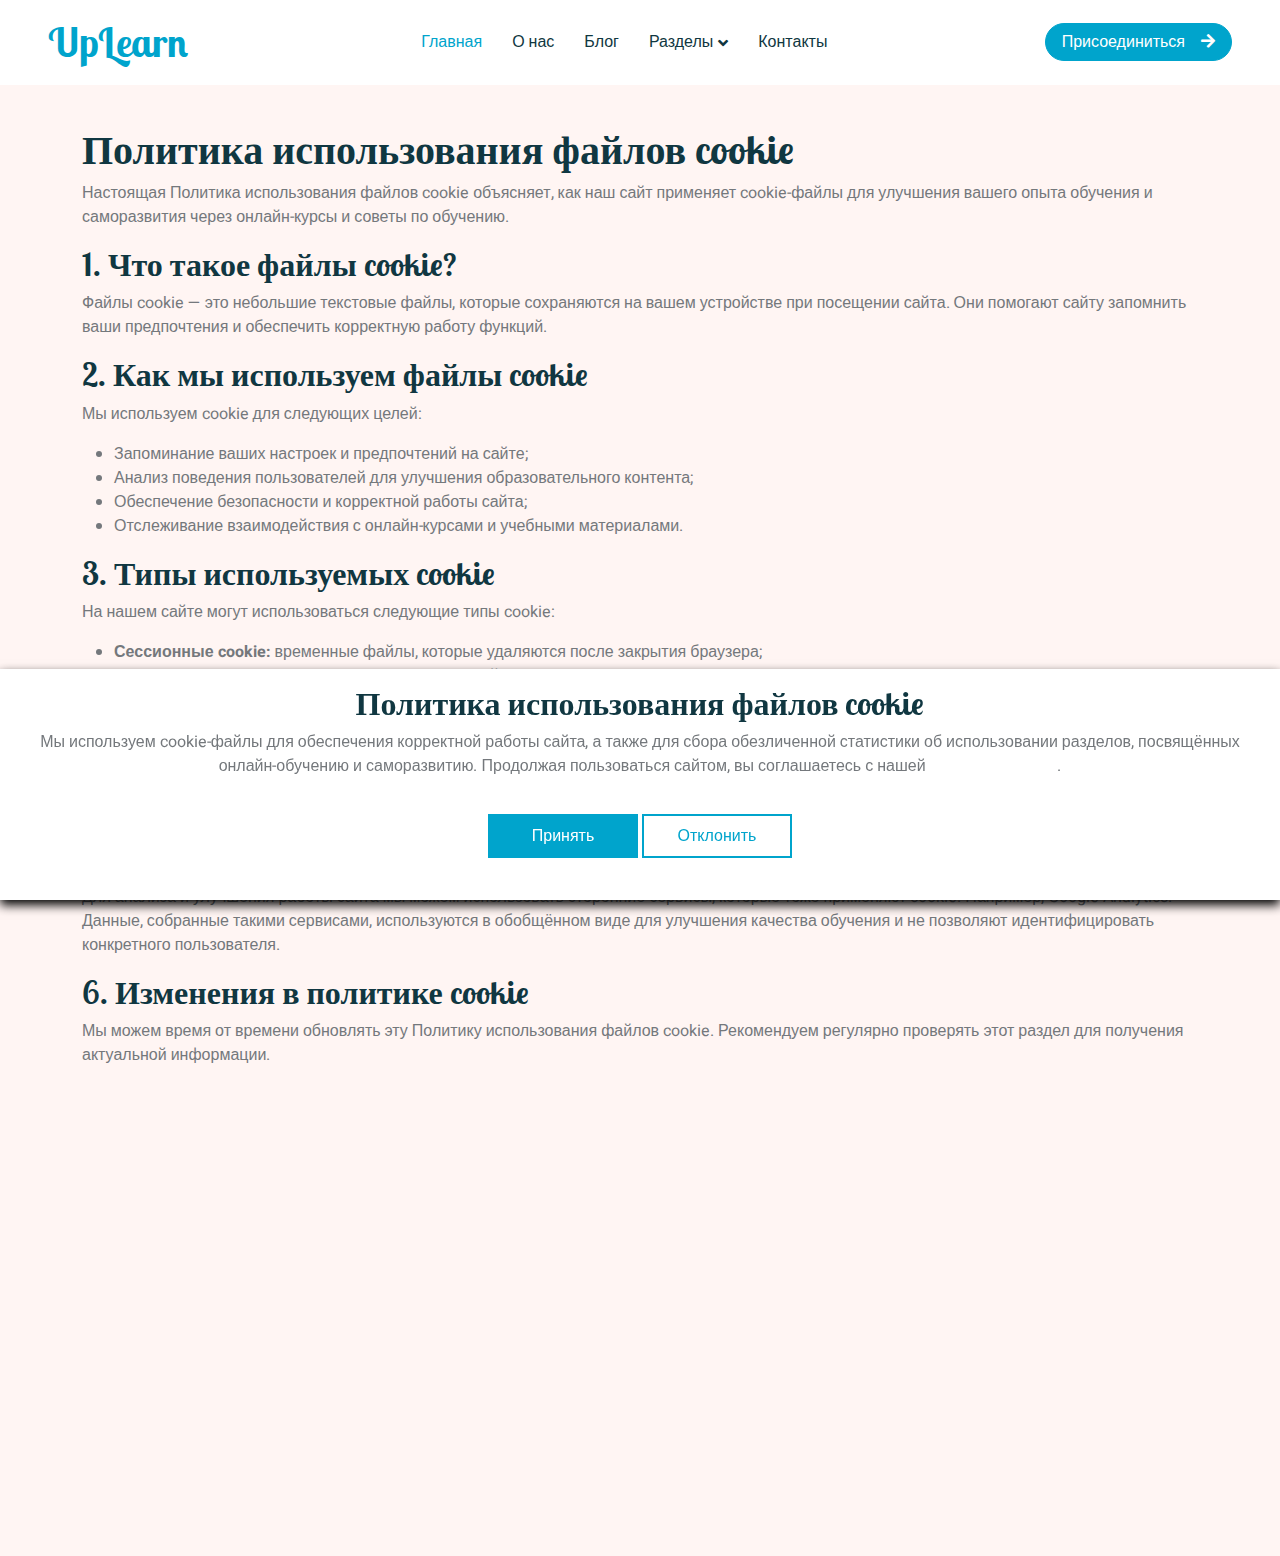
<file: cookie-policy.html>
<!DOCTYPE html>
<html lang="en">
    <head>
        <meta charset="utf-8" />
        <title>UpLearn</title>
        <meta content="width=device-width, initial-scale=1.0" name="viewport" />
        <meta
            content="онлайн-курсы, советы по учебе, саморазвитие, как учиться эффективно, образовательные ресурсы, изучение языков, развитие навыков"
            name="keywords"
        />
        <meta
            content="Платформа, посвящённая обучению и саморазвитию. Откройте для себя авторские статьи, советы по учебе, ресурсы по изучению языков и онлайн-курсы для интеллектуального роста."
            name="description"
        />

        <!-- Favicon -->
        <link href="img/favicon.ico" rel="icon" />

        <!-- Google Web Fonts -->
        <link rel="preconnect" href="https://fonts.googleapis.com" />
        <link rel="preconnect" href="https://fonts.gstatic.com" crossorigin />
        <link
            href="https://fonts.googleapis.com/css2?family=Heebo:wght@400;500;600&family=Inter:wght@600&family=Lobster+Two:wght@700&display=swap"
            rel="stylesheet"
        />

        <!-- Icon Font Stylesheet -->
        <link
            href="https://cdnjs.cloudflare.com/ajax/libs/font-awesome/5.10.0/css/all.min.css"
            rel="stylesheet"
        />
        <link
            href="https://cdn.jsdelivr.net/npm/bootstrap-icons@1.4.1/font/bootstrap-icons.css"
            rel="stylesheet"
        />

        <!-- Libraries Stylesheet -->
        <link href="lib/animate/animate.min.css" rel="stylesheet" />
        <link
            href="lib/owlcarousel/assets/owl.carousel.min.css"
            rel="stylesheet"
        />

        <!-- Customized Bootstrap Stylesheet -->
        <link href="css/bootstrap.min.css" rel="stylesheet" />

        <!-- Template Stylesheet -->
        <link href="css/style.css" rel="stylesheet" />
    </head>

    <body>
        <!-- Spinner Start -->
        <div
            id="spinner"
            class="show bg-white position-fixed translate-middle w-100 vh-100 top-50 start-50 d-flex align-items-center justify-content-center"
        >
            <div
                class="spinner-border text-primary"
                style="width: 3rem; height: 3rem"
                role="status"
            >
                <span class="sr-only">Загрузка...</span>
            </div>
        </div>
        <!-- Spinner End -->

        <!-- Navbar Start -->
        <nav
            class="navbar navbar-expand-lg bg-white navbar-light sticky-top px-4 px-lg-5 py-lg-0"
        >
            <a href="index.html" class="navbar-brand">
                <h1 class="m-0 text-primary">UpLearn</h1>
            </a>
            <button
                type="button"
                class="navbar-toggler"
                data-bs-toggle="collapse"
                data-bs-target="#navbarCollapse"
            >
                <span class="navbar-toggler-icon"></span>
            </button>
            <div class="collapse navbar-collapse" id="navbarCollapse">
                <div class="navbar-nav mx-auto">
                    <a href="index.html" class="nav-item nav-link active"
                        >Главная</a
                    >
                    <a href="about.html" class="nav-item nav-link">О нас</a>
                    <a href="classes.html" class="nav-item nav-link">Блог</a>
                    <div class="nav-item dropdown">
                        <a
                            href="#"
                            class="nav-link dropdown-toggle"
                            data-bs-toggle="dropdown"
                            >Разделы</a
                        >
                        <div
                            class="dropdown-menu rounded-0 rounded-bottom border-0 shadow-sm m-0"
                        >
                            <a href="testimonial.html" class="dropdown-item"
                                >Отзывы</a
                            >
                        </div>
                    </div>
                    <a href="contact.html" class="nav-item nav-link"
                        >Контакты</a
                    >
                </div>
                <a
                    href="contact.html"
                    class="btn btn-primary rounded-pill px-3 d-none d-lg-block"
                    >Присоединиться<i class="fa fa-arrow-right ms-3"></i
                ></a>
            </div>
        </nav>
        <!-- Navbar End -->

        <article class="container additional-wrapper" style="margin-top: 20px">
            <div class="page__content" style="padding: 20px 0px">
                <h1>Политика использования файлов cookie</h1>

                <p>
                    Настоящая Политика использования файлов cookie объясняет,
                    как наш сайт применяет cookie-файлы для улучшения вашего
                    опыта обучения и саморазвития через онлайн-курсы и советы по
                    обучению.
                </p>

                <h2>1. Что такое файлы cookie?</h2>

                <p>
                    Файлы cookie — это небольшие текстовые файлы, которые
                    сохраняются на вашем устройстве при посещении сайта. Они
                    помогают сайту запомнить ваши предпочтения и обеспечить
                    корректную работу функций.
                </p>

                <h2>2. Как мы используем файлы cookie</h2>

                <p>Мы используем cookie для следующих целей:</p>
                <ul>
                    <li>Запоминание ваших настроек и предпочтений на сайте;</li>
                    <li>
                        Анализ поведения пользователей для улучшения
                        образовательного контента;
                    </li>
                    <li>Обеспечение безопасности и корректной работы сайта;</li>
                    <li>
                        Отслеживание взаимодействия с онлайн-курсами и учебными
                        материалами.
                    </li>
                </ul>

                <h2>3. Типы используемых cookie</h2>

                <p>
                    На нашем сайте могут использоваться следующие типы cookie:
                </p>
                <ul>
                    <li>
                        <strong>Сессионные cookie:</strong> временные файлы,
                        которые удаляются после закрытия браузера;
                    </li>
                    <li>
                        <strong>Постоянные cookie:</strong> сохраняются на вашем
                        устройстве для запоминания настроек при повторных
                        посещениях;
                    </li>
                    <li>
                        <strong>Сторонние cookie:</strong> используются
                        аналитическими сервисами для сбора обобщённых данных об
                        использовании сайта.
                    </li>
                </ul>

                <h2>4. Управление cookie</h2>

                <p>
                    Вы можете управлять cookie через настройки вашего браузера —
                    принять, отклонить или удалить файлы cookie. Однако
                    отключение некоторых файлов cookie может повлиять на
                    функциональность сайта и качество вашего обучающего опыта.
                </p>

                <h2>5. Использование сторонних сервисов</h2>

                <p>
                    Для анализа и улучшения работы сайта мы можем использовать
                    сторонние сервисы, которые тоже применяют cookie. Например,
                    Google Analytics. Данные, собранные такими сервисами,
                    используются в обобщённом виде для улучшения качества
                    обучения и не позволяют идентифицировать конкретного
                    пользователя.
                </p>

                <h2>6. Изменения в политике cookie</h2>

                <p>
                    Мы можем время от времени обновлять эту Политику
                    использования файлов cookie. Рекомендуем регулярно проверять
                    этот раздел для получения актуальной информации.
                </p>
            </div>
        </article>

        <!-- Footer Start -->
        <div
            class="container-fluid bg-dark text-white-50 footer pt-5 mt-5 wow fadeIn"
            data-wow-delay="0.1s"
        >
            <div class="container py-5">
                <div class="row g-5">
                    <div class="col-lg-3 col-md-6">
                        <h3 class="text-white mb-4">Связаться с нами</h3>
                        <p class="mb-2">
                            <i class="fa fa-map-marker-alt me-3"></i>Kuveyt Türk
                            Üstü, Cumhuriyet Mah. Nazım Hikmet Bulv. Altıntaş
                            Okutan Plaza, 34515 Esenyurt
                        </p>
                        <p class="mb-2">
                            <i class="fa fa-phone-alt me-3"></i>+905558875474
                        </p>
                        <p class="mb-2">
                            <i class="fa fa-envelope me-3"></i
                            >up_learn@gmail.com
                        </p>
                    </div>
                    <div class="col-lg-3 col-md-6">
                        <h3 class="text-white mb-4">Быстрые ссылки</h3>
                        <a class="btn btn-link text-white-50" href="about.html"
                            >О нас</a
                        >
                        <a
                            class="btn btn-link text-white-50"
                            href="contact.html"
                            >Контакты</a
                        >
                        <a
                            class="btn btn-link text-white-50"
                            href="cookie-policy.html"
                            >Политика файлов cookie</a
                        >
                        <a
                            class="btn btn-link text-white-50"
                            href="privacy-policy.html"
                            >Политика конфиденциальности</a
                        >
                        <a
                            class="btn btn-link text-white-50"
                            href="terms-of-use.html"
                            >Условия использования</a
                        >
                    </div>
                    <div class="col-lg-3 col-md-6">
                        <h3 class="text-white mb-4">Галерея</h3>
                        <div class="row g-2 pt-2">
                            <div class="col-4">
                                <img
                                    class="img-fluid rounded bg-light p-1"
                                    src="img/classes-1.jpg"
                                    alt=""
                                />
                            </div>
                            <div class="col-4">
                                <img
                                    class="img-fluid rounded bg-light p-1"
                                    src="img/classes-2.jpg"
                                    alt=""
                                />
                            </div>
                            <div class="col-4">
                                <img
                                    class="img-fluid rounded bg-light p-1"
                                    src="img/classes-3.jpg"
                                    alt=""
                                />
                            </div>
                            <div class="col-4">
                                <img
                                    class="img-fluid rounded bg-light p-1"
                                    src="img/classes-4.jpg"
                                    alt=""
                                />
                            </div>
                            <div class="col-4">
                                <img
                                    class="img-fluid rounded bg-light p-1"
                                    src="img/classes-5.jpg"
                                    alt=""
                                />
                            </div>
                            <div class="col-4">
                                <img
                                    class="img-fluid rounded bg-light p-1"
                                    src="img/classes-6.jpg"
                                    alt=""
                                />
                            </div>
                        </div>
                    </div>
                    <div class="col-lg-3 col-md-6">
                        <h3 class="text-white mb-4">Новостная рассылка</h3>
                        <p>
                            Подпишитесь, чтобы получать обновления об
                            онлайн-курсах, полезных статьях и советах по
                            самообучению.
                        </p>
                        <form action="thanks.html" method="get">
                            <div
                                class="position-relative mx-auto"
                                style="max-width: 400px"
                            >
                                <input
                                    class="form-control bg-transparent w-100 py-3 ps-4 pe-5"
                                    type="text"
                                    placeholder="Ваш email"
                                    required
                                />
                                <button
                                    type="submit"
                                    class="btn btn-primary py-2 position-absolute top-0 end-0 mt-2 me-2"
                                >
                                    Подписаться
                                </button>
                            </div>
                        </form>
                    </div>
                </div>
            </div>
        </div>
        <!-- Footer End -->

        <!-- Cookie banner -->
        <div class="cookie-wrapper show">
            <div>
                <i class="bx bx-cookie"></i>
                <h2 style="text-align: center">
                    Политика использования файлов cookie
                </h2>
            </div>

            <div class="data">
                <p>
                    Мы используем cookie-файлы для обеспечения корректной работы
                    сайта, а также для сбора обезличенной статистики об
                    использовании разделов, посвящённых онлайн-обучению и
                    саморазвитию. Продолжая пользоваться сайтом, вы соглашаетесь
                    с нашей
                    <a href="cookie-policy.html">политикой cookie</a>.
                </p>
            </div>

            <div class="buttons">
                <button class="cookie-button" id="acceptBtn">Принять</button>
                <button class="cookie-button" id="declineBtn">Отклонить</button>
            </div>
        </div>
        <!-- End Cookie banner -->

        <!-- Back to Top -->
        <a href="#" class="btn btn-lg btn-primary btn-lg-square back-to-top"
            ><i class="bi bi-arrow-up"></i
        ></a>

        <!-- JavaScript Libraries -->
        <script src="https://code.jquery.com/jquery-3.4.1.min.js"></script>
        <script src="https://cdn.jsdelivr.net/npm/bootstrap@5.0.0/dist/js/bootstrap.bundle.min.js"></script>
        <script src="lib/wow/wow.min.js"></script>
        <script src="lib/easing/easing.min.js"></script>
        <script src="lib/waypoints/waypoints.min.js"></script>
        <script src="lib/owlcarousel/owl.carousel.min.js"></script>

        <!-- Template Javascript -->
        <script src="js/main.js"></script>
        <script src="js/cookiebanner.js"></script>
    </body>
</html>
</file>
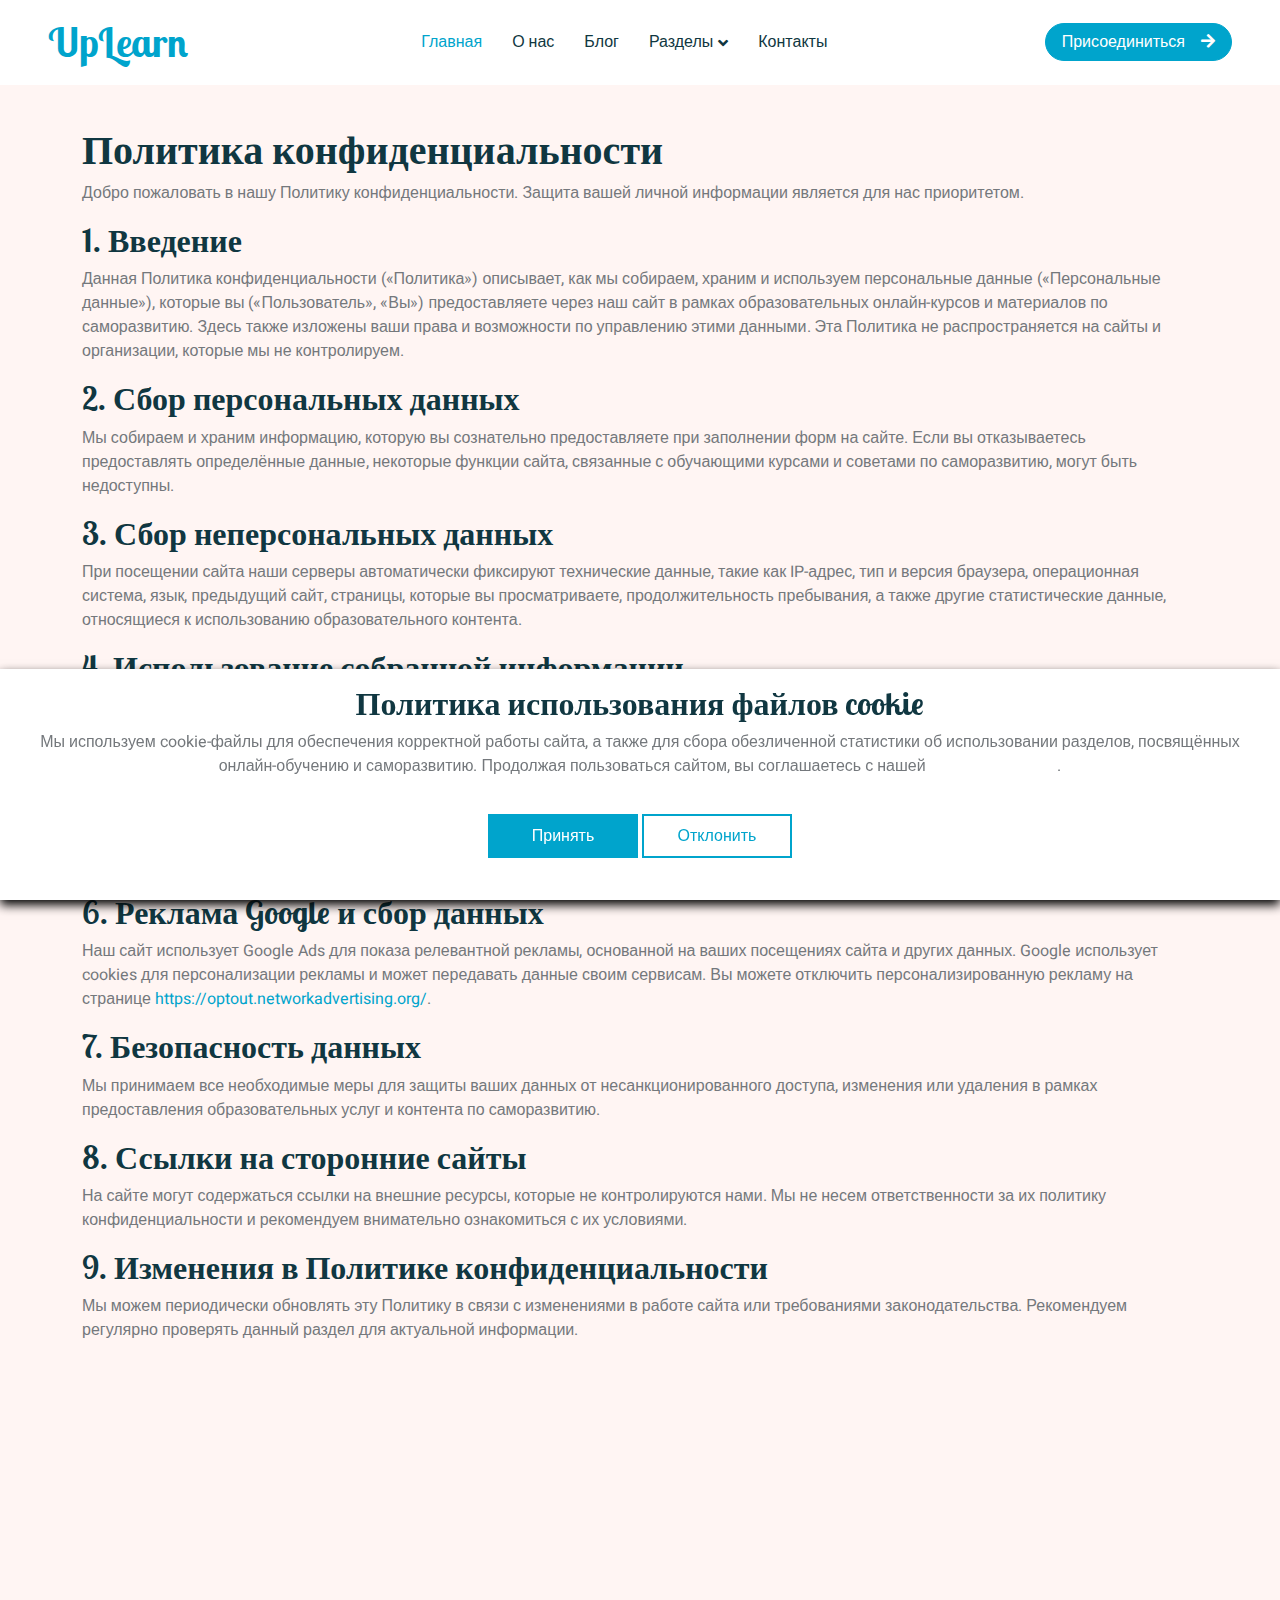
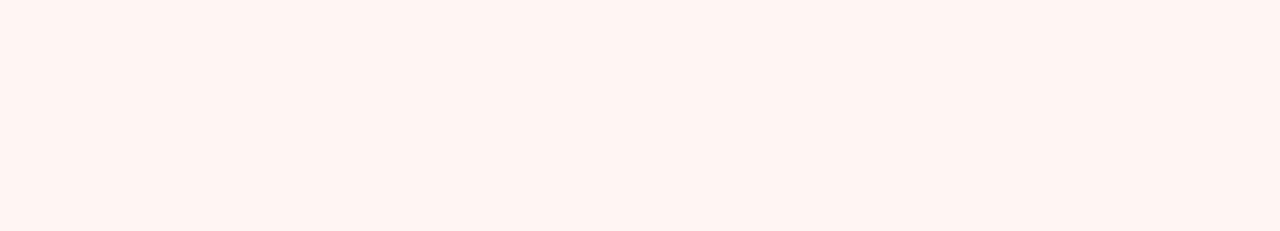
<file: privacy-policy.html>
<!DOCTYPE html>
<html lang="en">
    <head>
        <meta charset="utf-8" />
        <title>UpLearn</title>
        <meta content="width=device-width, initial-scale=1.0" name="viewport" />
        <meta
            content="онлайн-курсы, советы по учебе, саморазвитие, как учиться эффективно, образовательные ресурсы, изучение языков, развитие навыков"
            name="keywords"
        />
        <meta
            content="Платформа, посвящённая обучению и саморазвитию. Откройте для себя авторские статьи, советы по учебе, ресурсы по изучению языков и онлайн-курсы для интеллектуального роста."
            name="description"
        />

        <!-- Favicon -->
        <link href="img/favicon.ico" rel="icon" />

        <!-- Google Web Fonts -->
        <link rel="preconnect" href="https://fonts.googleapis.com" />
        <link rel="preconnect" href="https://fonts.gstatic.com" crossorigin />
        <link
            href="https://fonts.googleapis.com/css2?family=Heebo:wght@400;500;600&family=Inter:wght@600&family=Lobster+Two:wght@700&display=swap"
            rel="stylesheet"
        />

        <!-- Icon Font Stylesheet -->
        <link
            href="https://cdnjs.cloudflare.com/ajax/libs/font-awesome/5.10.0/css/all.min.css"
            rel="stylesheet"
        />
        <link
            href="https://cdn.jsdelivr.net/npm/bootstrap-icons@1.4.1/font/bootstrap-icons.css"
            rel="stylesheet"
        />

        <!-- Libraries Stylesheet -->
        <link href="lib/animate/animate.min.css" rel="stylesheet" />
        <link
            href="lib/owlcarousel/assets/owl.carousel.min.css"
            rel="stylesheet"
        />

        <!-- Customized Bootstrap Stylesheet -->
        <link href="css/bootstrap.min.css" rel="stylesheet" />

        <!-- Template Stylesheet -->
        <link href="css/style.css" rel="stylesheet" />
    </head>

    <body>
        <!-- Spinner Start -->
        <div
            id="spinner"
            class="show bg-white position-fixed translate-middle w-100 vh-100 top-50 start-50 d-flex align-items-center justify-content-center"
        >
            <div
                class="spinner-border text-primary"
                style="width: 3rem; height: 3rem"
                role="status"
            >
                <span class="sr-only">Загрузка...</span>
            </div>
        </div>
        <!-- Spinner End -->

        <!-- Navbar Start -->
        <nav
            class="navbar navbar-expand-lg bg-white navbar-light sticky-top px-4 px-lg-5 py-lg-0"
        >
            <a href="index.html" class="navbar-brand">
                <h1 class="m-0 text-primary">UpLearn</h1>
            </a>
            <button
                type="button"
                class="navbar-toggler"
                data-bs-toggle="collapse"
                data-bs-target="#navbarCollapse"
            >
                <span class="navbar-toggler-icon"></span>
            </button>
            <div class="collapse navbar-collapse" id="navbarCollapse">
                <div class="navbar-nav mx-auto">
                    <a href="index.html" class="nav-item nav-link active"
                        >Главная</a
                    >
                    <a href="about.html" class="nav-item nav-link">О нас</a>
                    <a href="classes.html" class="nav-item nav-link">Блог</a>
                    <div class="nav-item dropdown">
                        <a
                            href="#"
                            class="nav-link dropdown-toggle"
                            data-bs-toggle="dropdown"
                            >Разделы</a
                        >
                        <div
                            class="dropdown-menu rounded-0 rounded-bottom border-0 shadow-sm m-0"
                        >
                            <a href="testimonial.html" class="dropdown-item"
                                >Отзывы</a
                            >
                        </div>
                    </div>
                    <a href="contact.html" class="nav-item nav-link"
                        >Контакты</a
                    >
                </div>
                <a
                    href="contact.html"
                    class="btn btn-primary rounded-pill px-3 d-none d-lg-block"
                    >Присоединиться<i class="fa fa-arrow-right ms-3"></i
                ></a>
            </div>
        </nav>
        <!-- Navbar End -->

        <article class="container additional-wrapper" style="margin-top: 20px">
            <div class="page__content" style="padding: 20px 0px">
                <h1>Политика конфиденциальности</h1>

                <p>
                    Добро пожаловать в нашу Политику конфиденциальности. Защита
                    вашей личной информации является для нас приоритетом.
                </p>

                <h2>1. Введение</h2>

                <p>
                    Данная Политика конфиденциальности («Политика») описывает,
                    как мы собираем, храним и используем персональные данные
                    («Персональные данные»), которые вы («Пользователь», «Вы»)
                    предоставляете через наш сайт в рамках образовательных
                    онлайн-курсов и материалов по саморазвитию. Здесь также
                    изложены ваши права и возможности по управлению этими
                    данными. Эта Политика не распространяется на сайты и
                    организации, которые мы не контролируем.
                </p>

                <h2>2. Сбор персональных данных</h2>

                <p>
                    Мы собираем и храним информацию, которую вы сознательно
                    предоставляете при заполнении форм на сайте. Если вы
                    отказываетесь предоставлять определённые данные, некоторые
                    функции сайта, связанные с обучающими курсами и советами по
                    саморазвитию, могут быть недоступны.
                </p>

                <h2>3. Сбор неперсональных данных</h2>

                <p>
                    При посещении сайта наши серверы автоматически фиксируют
                    технические данные, такие как IP-адрес, тип и версия
                    браузера, операционная система, язык, предыдущий сайт,
                    страницы, которые вы просматриваете, продолжительность
                    пребывания, а также другие статистические данные,
                    относящиеся к использованию образовательного контента.
                </p>

                <h2>4. Использование собранной информации</h2>

                <p>
                    Собранные данные используются для улучшения качества
                    образовательных сервисов, поддержки пользователей, а также
                    для анализа статистики использования сайта. Неперсональные
                    данные применяются для выявления возможных нарушений и
                    создания сводной статистики без идентификации отдельных
                    пользователей.
                </p>

                <h2>5. Cookies</h2>

                <p>
                    Мы используем cookies для сбора и хранения информации,
                    необходимой для работы сайта и улучшения пользовательского
                    опыта. Вы можете принять или отклонить использование
                    cookies, изменив настройки вашего браузера.
                </p>

                <h2>6. Реклама Google и сбор данных</h2>

                <p>
                    Наш сайт использует Google Ads для показа релевантной
                    рекламы, основанной на ваших посещениях сайта и других
                    данных. Google использует cookies для персонализации рекламы
                    и может передавать данные своим сервисам. Вы можете
                    отключить персонализированную рекламу на странице
                    <a
                        href="https://optout.networkadvertising.org/"
                        target="_blank"
                        >https://optout.networkadvertising.org/</a
                    >.
                </p>

                <h2>7. Безопасность данных</h2>

                <p>
                    Мы принимаем все необходимые меры для защиты ваших данных от
                    несанкционированного доступа, изменения или удаления в
                    рамках предоставления образовательных услуг и контента по
                    саморазвитию.
                </p>

                <h2>8. Ссылки на сторонние сайты</h2>

                <p>
                    На сайте могут содержаться ссылки на внешние ресурсы,
                    которые не контролируются нами. Мы не несем ответственности
                    за их политику конфиденциальности и рекомендуем внимательно
                    ознакомиться с их условиями.
                </p>

                <h2>9. Изменения в Политике конфиденциальности</h2>

                <p>
                    Мы можем периодически обновлять эту Политику в связи с
                    изменениями в работе сайта или требованиями
                    законодательства. Рекомендуем регулярно проверять данный
                    раздел для актуальной информации.
                </p>
            </div>
        </article>

        <!-- Footer Start -->
        <div
            class="container-fluid bg-dark text-white-50 footer pt-5 mt-5 wow fadeIn"
            data-wow-delay="0.1s"
        >
            <div class="container py-5">
                <div class="row g-5">
                    <div class="col-lg-3 col-md-6">
                        <h3 class="text-white mb-4">Связаться с нами</h3>
                        <p class="mb-2">
                            <i class="fa fa-map-marker-alt me-3"></i>Kuveyt Türk
                            Üstü, Cumhuriyet Mah. Nazım Hikmet Bulv. Altıntaş
                            Okutan Plaza, 34515 Esenyurt
                        </p>
                        <p class="mb-2">
                            <i class="fa fa-phone-alt me-3"></i>+905558875474
                        </p>
                        <p class="mb-2">
                            <i class="fa fa-envelope me-3"></i
                            >up_learn@gmail.com
                        </p>
                    </div>
                    <div class="col-lg-3 col-md-6">
                        <h3 class="text-white mb-4">Быстрые ссылки</h3>
                        <a class="btn btn-link text-white-50" href="about.html"
                            >О нас</a
                        >
                        <a
                            class="btn btn-link text-white-50"
                            href="contact.html"
                            >Контакты</a
                        >
                        <a
                            class="btn btn-link text-white-50"
                            href="cookie-policy.html"
                            >Политика файлов cookie</a
                        >
                        <a
                            class="btn btn-link text-white-50"
                            href="privacy-policy.html"
                            >Политика конфиденциальности</a
                        >
                        <a
                            class="btn btn-link text-white-50"
                            href="terms-of-use.html"
                            >Условия использования</a
                        >
                    </div>
                    <div class="col-lg-3 col-md-6">
                        <h3 class="text-white mb-4">Галерея</h3>
                        <div class="row g-2 pt-2">
                            <div class="col-4">
                                <img
                                    class="img-fluid rounded bg-light p-1"
                                    src="img/classes-1.jpg"
                                    alt=""
                                />
                            </div>
                            <div class="col-4">
                                <img
                                    class="img-fluid rounded bg-light p-1"
                                    src="img/classes-2.jpg"
                                    alt=""
                                />
                            </div>
                            <div class="col-4">
                                <img
                                    class="img-fluid rounded bg-light p-1"
                                    src="img/classes-3.jpg"
                                    alt=""
                                />
                            </div>
                            <div class="col-4">
                                <img
                                    class="img-fluid rounded bg-light p-1"
                                    src="img/classes-4.jpg"
                                    alt=""
                                />
                            </div>
                            <div class="col-4">
                                <img
                                    class="img-fluid rounded bg-light p-1"
                                    src="img/classes-5.jpg"
                                    alt=""
                                />
                            </div>
                            <div class="col-4">
                                <img
                                    class="img-fluid rounded bg-light p-1"
                                    src="img/classes-6.jpg"
                                    alt=""
                                />
                            </div>
                        </div>
                    </div>
                    <div class="col-lg-3 col-md-6">
                        <h3 class="text-white mb-4">Новостная рассылка</h3>
                        <p>
                            Подпишитесь, чтобы получать обновления об
                            онлайн-курсах, полезных статьях и советах по
                            самообучению.
                        </p>
                        <form action="thanks.html" method="get">
                            <div
                                class="position-relative mx-auto"
                                style="max-width: 400px"
                            >
                                <input
                                    class="form-control bg-transparent w-100 py-3 ps-4 pe-5"
                                    type="text"
                                    placeholder="Ваш email"
                                    required
                                />
                                <button
                                    type="submit"
                                    class="btn btn-primary py-2 position-absolute top-0 end-0 mt-2 me-2"
                                >
                                    Подписаться
                                </button>
                            </div>
                        </form>
                    </div>
                </div>
            </div>
        </div>
        <!-- Footer End -->

        <!-- Cookie banner -->
        <div class="cookie-wrapper show">
            <div>
                <i class="bx bx-cookie"></i>
                <h2 style="text-align: center">
                    Политика использования файлов cookie
                </h2>
            </div>

            <div class="data">
                <p>
                    Мы используем cookie-файлы для обеспечения корректной работы
                    сайта, а также для сбора обезличенной статистики об
                    использовании разделов, посвящённых онлайн-обучению и
                    саморазвитию. Продолжая пользоваться сайтом, вы соглашаетесь
                    с нашей
                    <a href="cookie-policy.html">политикой cookie</a>.
                </p>
            </div>

            <div class="buttons">
                <button class="cookie-button" id="acceptBtn">Принять</button>
                <button class="cookie-button" id="declineBtn">Отклонить</button>
            </div>
        </div>
        <!-- End Cookie banner -->

        <!-- Back to Top -->
        <a href="#" class="btn btn-lg btn-primary btn-lg-square back-to-top"
            ><i class="bi bi-arrow-up"></i
        ></a>

        <!-- JavaScript Libraries -->
        <script src="https://code.jquery.com/jquery-3.4.1.min.js"></script>
        <script src="https://cdn.jsdelivr.net/npm/bootstrap@5.0.0/dist/js/bootstrap.bundle.min.js"></script>
        <script src="lib/wow/wow.min.js"></script>
        <script src="lib/easing/easing.min.js"></script>
        <script src="lib/waypoints/waypoints.min.js"></script>
        <script src="lib/owlcarousel/owl.carousel.min.js"></script>

        <!-- Template Javascript -->
        <script src="js/main.js"></script>
        <script src="js/cookiebanner.js"></script>
    </body>
</html>
</file>
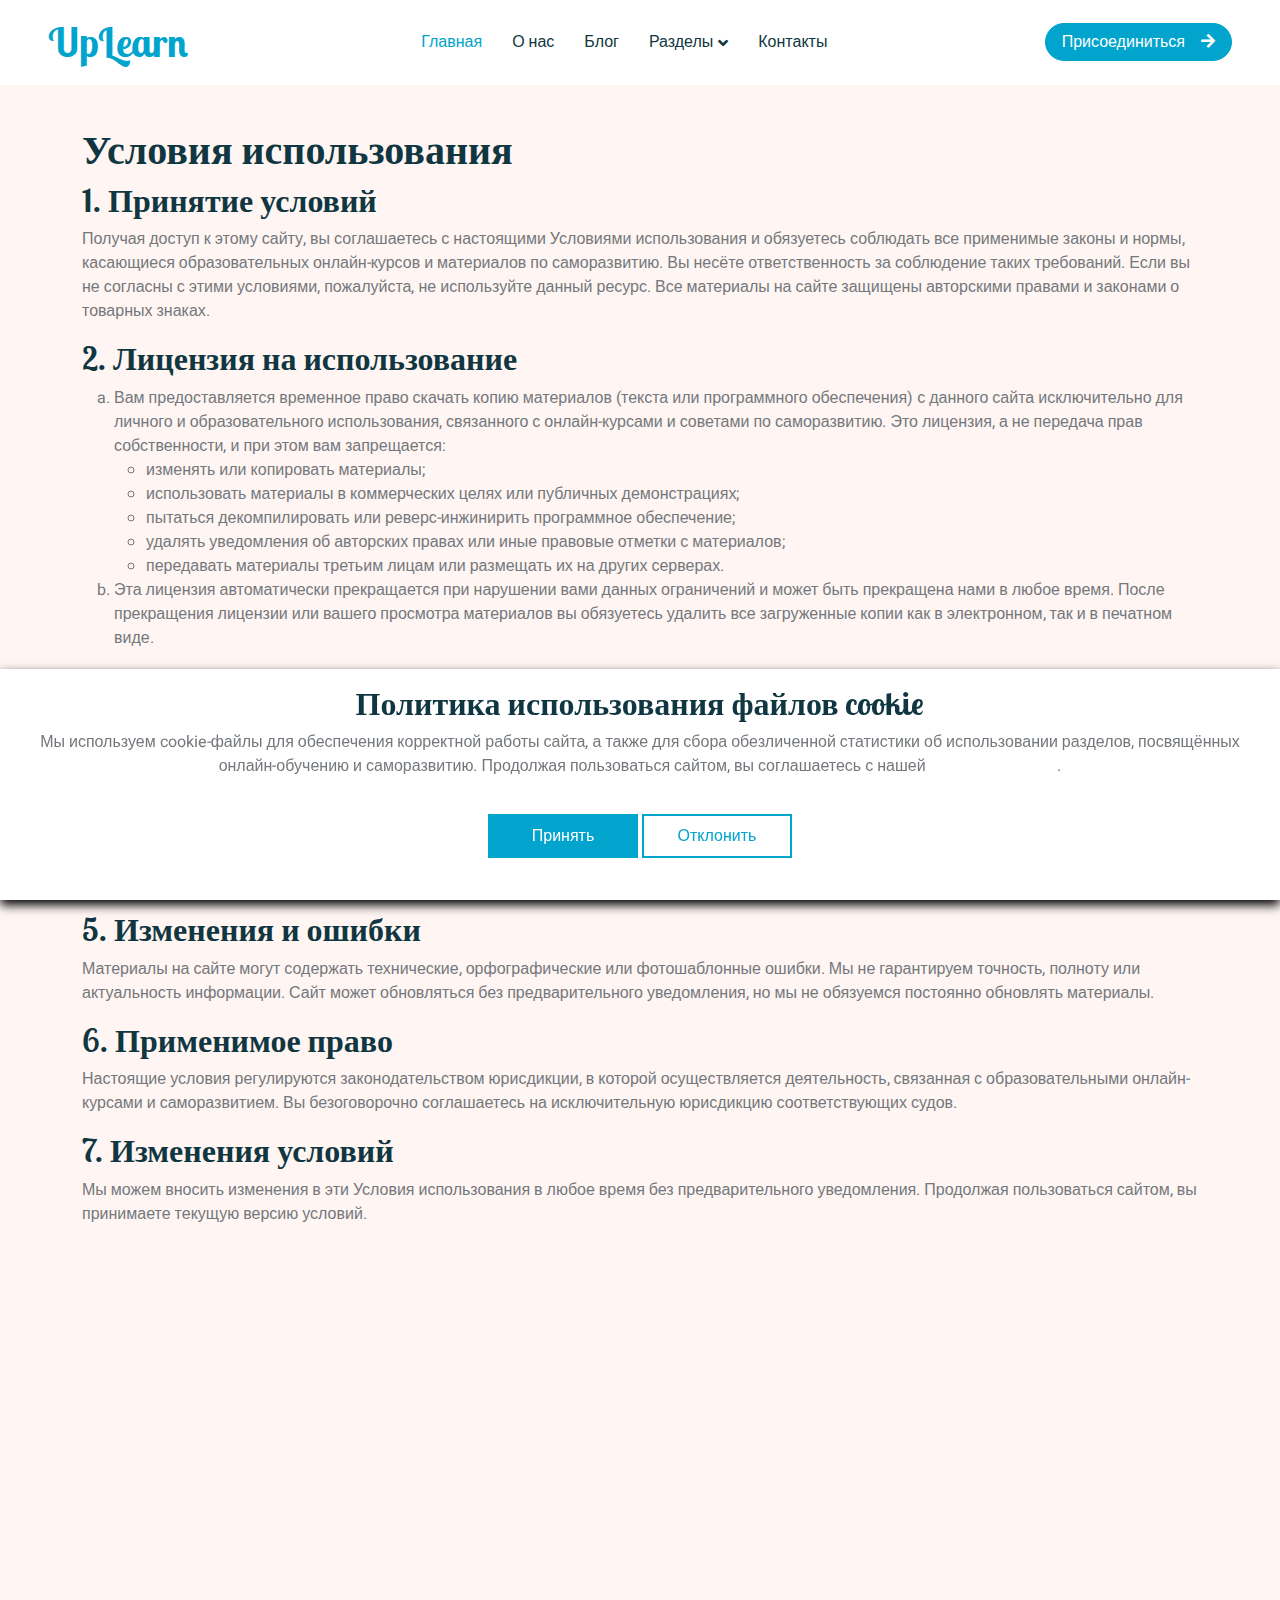
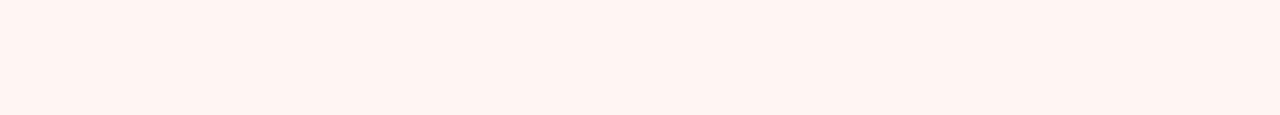
<file: terms-of-use.html>
<!DOCTYPE html>
<html lang="en">
    <head>
        <meta charset="utf-8" />
        <title>UpLearn</title>
        <meta content="width=device-width, initial-scale=1.0" name="viewport" />
        <meta
            content="онлайн-курсы, советы по учебе, саморазвитие, как учиться эффективно, образовательные ресурсы, изучение языков, развитие навыков"
            name="keywords"
        />
        <meta
            content="Платформа, посвящённая обучению и саморазвитию. Откройте для себя авторские статьи, советы по учебе, ресурсы по изучению языков и онлайн-курсы для интеллектуального роста."
            name="description"
        />

        <!-- Favicon -->
        <link href="img/favicon.ico" rel="icon" />

        <!-- Google Web Fonts -->
        <link rel="preconnect" href="https://fonts.googleapis.com" />
        <link rel="preconnect" href="https://fonts.gstatic.com" crossorigin />
        <link
            href="https://fonts.googleapis.com/css2?family=Heebo:wght@400;500;600&family=Inter:wght@600&family=Lobster+Two:wght@700&display=swap"
            rel="stylesheet"
        />

        <!-- Icon Font Stylesheet -->
        <link
            href="https://cdnjs.cloudflare.com/ajax/libs/font-awesome/5.10.0/css/all.min.css"
            rel="stylesheet"
        />
        <link
            href="https://cdn.jsdelivr.net/npm/bootstrap-icons@1.4.1/font/bootstrap-icons.css"
            rel="stylesheet"
        />

        <!-- Libraries Stylesheet -->
        <link href="lib/animate/animate.min.css" rel="stylesheet" />
        <link
            href="lib/owlcarousel/assets/owl.carousel.min.css"
            rel="stylesheet"
        />

        <!-- Customized Bootstrap Stylesheet -->
        <link href="css/bootstrap.min.css" rel="stylesheet" />

        <!-- Template Stylesheet -->
        <link href="css/style.css" rel="stylesheet" />
    </head>

    <body>
        <!-- Spinner Start -->
        <div
            id="spinner"
            class="show bg-white position-fixed translate-middle w-100 vh-100 top-50 start-50 d-flex align-items-center justify-content-center"
        >
            <div
                class="spinner-border text-primary"
                style="width: 3rem; height: 3rem"
                role="status"
            >
                <span class="sr-only">Загрузка...</span>
            </div>
        </div>
        <!-- Spinner End -->

        <!-- Navbar Start -->
        <nav
            class="navbar navbar-expand-lg bg-white navbar-light sticky-top px-4 px-lg-5 py-lg-0"
        >
            <a href="index.html" class="navbar-brand">
                <h1 class="m-0 text-primary">UpLearn</h1>
            </a>
            <button
                type="button"
                class="navbar-toggler"
                data-bs-toggle="collapse"
                data-bs-target="#navbarCollapse"
            >
                <span class="navbar-toggler-icon"></span>
            </button>
            <div class="collapse navbar-collapse" id="navbarCollapse">
                <div class="navbar-nav mx-auto">
                    <a href="index.html" class="nav-item nav-link active"
                        >Главная</a
                    >
                    <a href="about.html" class="nav-item nav-link">О нас</a>
                    <a href="classes.html" class="nav-item nav-link">Блог</a>
                    <div class="nav-item dropdown">
                        <a
                            href="#"
                            class="nav-link dropdown-toggle"
                            data-bs-toggle="dropdown"
                            >Разделы</a
                        >
                        <div
                            class="dropdown-menu rounded-0 rounded-bottom border-0 shadow-sm m-0"
                        >
                            <a href="testimonial.html" class="dropdown-item"
                                >Отзывы</a
                            >
                        </div>
                    </div>
                    <a href="contact.html" class="nav-item nav-link"
                        >Контакты</a
                    >
                </div>
                <a
                    href="contact.html"
                    class="btn btn-primary rounded-pill px-3 d-none d-lg-block"
                    >Присоединиться<i class="fa fa-arrow-right ms-3"></i
                ></a>
            </div>
        </nav>
        <!-- Navbar End -->

        <article class="container additional-wrapper" style="margin-top: 20px">
            <div class="page__content" style="padding: 20px 0px">
                <h1>Условия использования</h1>

                <h2>1. Принятие условий</h2>

                <p>
                    Получая доступ к этому сайту, вы соглашаетесь с настоящими
                    Условиями использования и обязуетесь соблюдать все
                    применимые законы и нормы, касающиеся образовательных
                    онлайн-курсов и материалов по саморазвитию. Вы несёте
                    ответственность за соблюдение таких требований. Если вы не
                    согласны с этими условиями, пожалуйста, не используйте
                    данный ресурс. Все материалы на сайте защищены авторскими
                    правами и законами о товарных знаках.
                </p>

                <h2>2. Лицензия на использование</h2>

                <ol type="a">
                    <li>
                        Вам предоставляется временное право скачать копию
                        материалов (текста или программного обеспечения) с
                        данного сайта исключительно для личного и
                        образовательного использования, связанного с
                        онлайн-курсами и советами по саморазвитию. Это лицензия,
                        а не передача прав собственности, и при этом вам
                        запрещается:
                    </li>
                    <ul>
                        <li>изменять или копировать материалы;</li>
                        <li>
                            использовать материалы в коммерческих целях или
                            публичных демонстрациях;
                        </li>
                        <li>
                            пытаться декомпилировать или реверс-инжинирить
                            программное обеспечение;
                        </li>
                        <li>
                            удалять уведомления об авторских правах или иные
                            правовые отметки с материалов;
                        </li>
                        <li>
                            передавать материалы третьим лицам или размещать их
                            на других серверах.
                        </li>
                    </ul>
                    <li>
                        Эта лицензия автоматически прекращается при нарушении
                        вами данных ограничений и может быть прекращена нами в
                        любое время. После прекращения лицензии или вашего
                        просмотра материалов вы обязуетесь удалить все
                        загруженные копии как в электронном, так и в печатном
                        виде.
                    </li>
                </ol>

                <h2>3. Отказ от гарантий</h2>

                <p>
                    Все материалы на сайте предоставляются «как есть» в
                    контексте образовательных ресурсов по саморазвитию. Мы не
                    даём никаких гарантий, явных или подразумеваемых, включая
                    гарантии коммерческой пригодности, пригодности для
                    определённой цели или ненарушения прав третьих лиц.
                </p>

                <h2>4. Ограничение ответственности</h2>

                <p>
                    Мы и наши поставщики не несём ответственности за любые
                    убытки, включая потерю данных, прибыли или перерывы в
                    работе, возникающие из использования или невозможности
                    использования материалов сайта, даже если мы были уведомлены
                    о возможных таких убытках. В некоторых юрисдикциях подобные
                    ограничения ответственности могут быть не применимы.
                </p>

                <h2>5. Изменения и ошибки</h2>

                <p>
                    Материалы на сайте могут содержать технические,
                    орфографические или фотошаблонные ошибки. Мы не гарантируем
                    точность, полноту или актуальность информации. Сайт может
                    обновляться без предварительного уведомления, но мы не
                    обязуемся постоянно обновлять материалы.
                </p>

                <h2>6. Применимое право</h2>

                <p>
                    Настоящие условия регулируются законодательством юрисдикции,
                    в которой осуществляется деятельность, связанная с
                    образовательными онлайн-курсами и саморазвитием. Вы
                    безоговорочно соглашаетесь на исключительную юрисдикцию
                    соответствующих судов.
                </p>

                <h2>7. Изменения условий</h2>

                <p>
                    Мы можем вносить изменения в эти Условия использования в
                    любое время без предварительного уведомления. Продолжая
                    пользоваться сайтом, вы принимаете текущую версию условий.
                </p>
            </div>
        </article>

        <!-- Footer Start -->
        <div
            class="container-fluid bg-dark text-white-50 footer pt-5 mt-5 wow fadeIn"
            data-wow-delay="0.1s"
        >
            <div class="container py-5">
                <div class="row g-5">
                    <div class="col-lg-3 col-md-6">
                        <h3 class="text-white mb-4">Связаться с нами</h3>
                        <p class="mb-2">
                            <i class="fa fa-map-marker-alt me-3"></i>Kuveyt Türk
                            Üstü, Cumhuriyet Mah. Nazım Hikmet Bulv. Altıntaş
                            Okutan Plaza, 34515 Esenyurt
                        </p>
                        <p class="mb-2">
                            <i class="fa fa-phone-alt me-3"></i>+905558875474
                        </p>
                        <p class="mb-2">
                            <i class="fa fa-envelope me-3"></i
                            >up_learn@gmail.com
                        </p>
                    </div>
                    <div class="col-lg-3 col-md-6">
                        <h3 class="text-white mb-4">Быстрые ссылки</h3>
                        <a class="btn btn-link text-white-50" href="about.html"
                            >О нас</a
                        >
                        <a
                            class="btn btn-link text-white-50"
                            href="contact.html"
                            >Контакты</a
                        >
                        <a
                            class="btn btn-link text-white-50"
                            href="cookie-policy.html"
                            >Политика файлов cookie</a
                        >
                        <a
                            class="btn btn-link text-white-50"
                            href="privacy-policy.html"
                            >Политика конфиденциальности</a
                        >
                        <a
                            class="btn btn-link text-white-50"
                            href="terms-of-use.html"
                            >Условия использования</a
                        >
                    </div>
                    <div class="col-lg-3 col-md-6">
                        <h3 class="text-white mb-4">Галерея</h3>
                        <div class="row g-2 pt-2">
                            <div class="col-4">
                                <img
                                    class="img-fluid rounded bg-light p-1"
                                    src="img/classes-1.jpg"
                                    alt=""
                                />
                            </div>
                            <div class="col-4">
                                <img
                                    class="img-fluid rounded bg-light p-1"
                                    src="img/classes-2.jpg"
                                    alt=""
                                />
                            </div>
                            <div class="col-4">
                                <img
                                    class="img-fluid rounded bg-light p-1"
                                    src="img/classes-3.jpg"
                                    alt=""
                                />
                            </div>
                            <div class="col-4">
                                <img
                                    class="img-fluid rounded bg-light p-1"
                                    src="img/classes-4.jpg"
                                    alt=""
                                />
                            </div>
                            <div class="col-4">
                                <img
                                    class="img-fluid rounded bg-light p-1"
                                    src="img/classes-5.jpg"
                                    alt=""
                                />
                            </div>
                            <div class="col-4">
                                <img
                                    class="img-fluid rounded bg-light p-1"
                                    src="img/classes-6.jpg"
                                    alt=""
                                />
                            </div>
                        </div>
                    </div>
                    <div class="col-lg-3 col-md-6">
                        <h3 class="text-white mb-4">Новостная рассылка</h3>
                        <p>
                            Подпишитесь, чтобы получать обновления об
                            онлайн-курсах, полезных статьях и советах по
                            самообучению.
                        </p>
                        <form action="thanks.html" method="get">
                            <div
                                class="position-relative mx-auto"
                                style="max-width: 400px"
                            >
                                <input
                                    class="form-control bg-transparent w-100 py-3 ps-4 pe-5"
                                    type="text"
                                    placeholder="Ваш email"
                                    required
                                />
                                <button
                                    type="submit"
                                    class="btn btn-primary py-2 position-absolute top-0 end-0 mt-2 me-2"
                                >
                                    Подписаться
                                </button>
                            </div>
                        </form>
                    </div>
                </div>
            </div>
        </div>
        <!-- Footer End -->

        <!-- Cookie banner -->
        <div class="cookie-wrapper show">
            <div>
                <i class="bx bx-cookie"></i>
                <h2 style="text-align: center">
                    Политика использования файлов cookie
                </h2>
            </div>

            <div class="data">
                <p>
                    Мы используем cookie-файлы для обеспечения корректной работы
                    сайта, а также для сбора обезличенной статистики об
                    использовании разделов, посвящённых онлайн-обучению и
                    саморазвитию. Продолжая пользоваться сайтом, вы соглашаетесь
                    с нашей
                    <a href="cookie-policy.html">политикой cookie</a>.
                </p>
            </div>

            <div class="buttons">
                <button class="cookie-button" id="acceptBtn">Принять</button>
                <button class="cookie-button" id="declineBtn">Отклонить</button>
            </div>
        </div>
        <!-- End Cookie banner -->

        <!-- Back to Top -->
        <a href="#" class="btn btn-lg btn-primary btn-lg-square back-to-top"
            ><i class="bi bi-arrow-up"></i
        ></a>

        <!-- JavaScript Libraries -->
        <script src="https://code.jquery.com/jquery-3.4.1.min.js"></script>
        <script src="https://cdn.jsdelivr.net/npm/bootstrap@5.0.0/dist/js/bootstrap.bundle.min.js"></script>
        <script src="lib/wow/wow.min.js"></script>
        <script src="lib/easing/easing.min.js"></script>
        <script src="lib/waypoints/waypoints.min.js"></script>
        <script src="lib/owlcarousel/owl.carousel.min.js"></script>

        <!-- Template Javascript -->
        <script src="js/main.js"></script>
        <script src="js/cookiebanner.js"></script>
    </body>
</html>
</file>
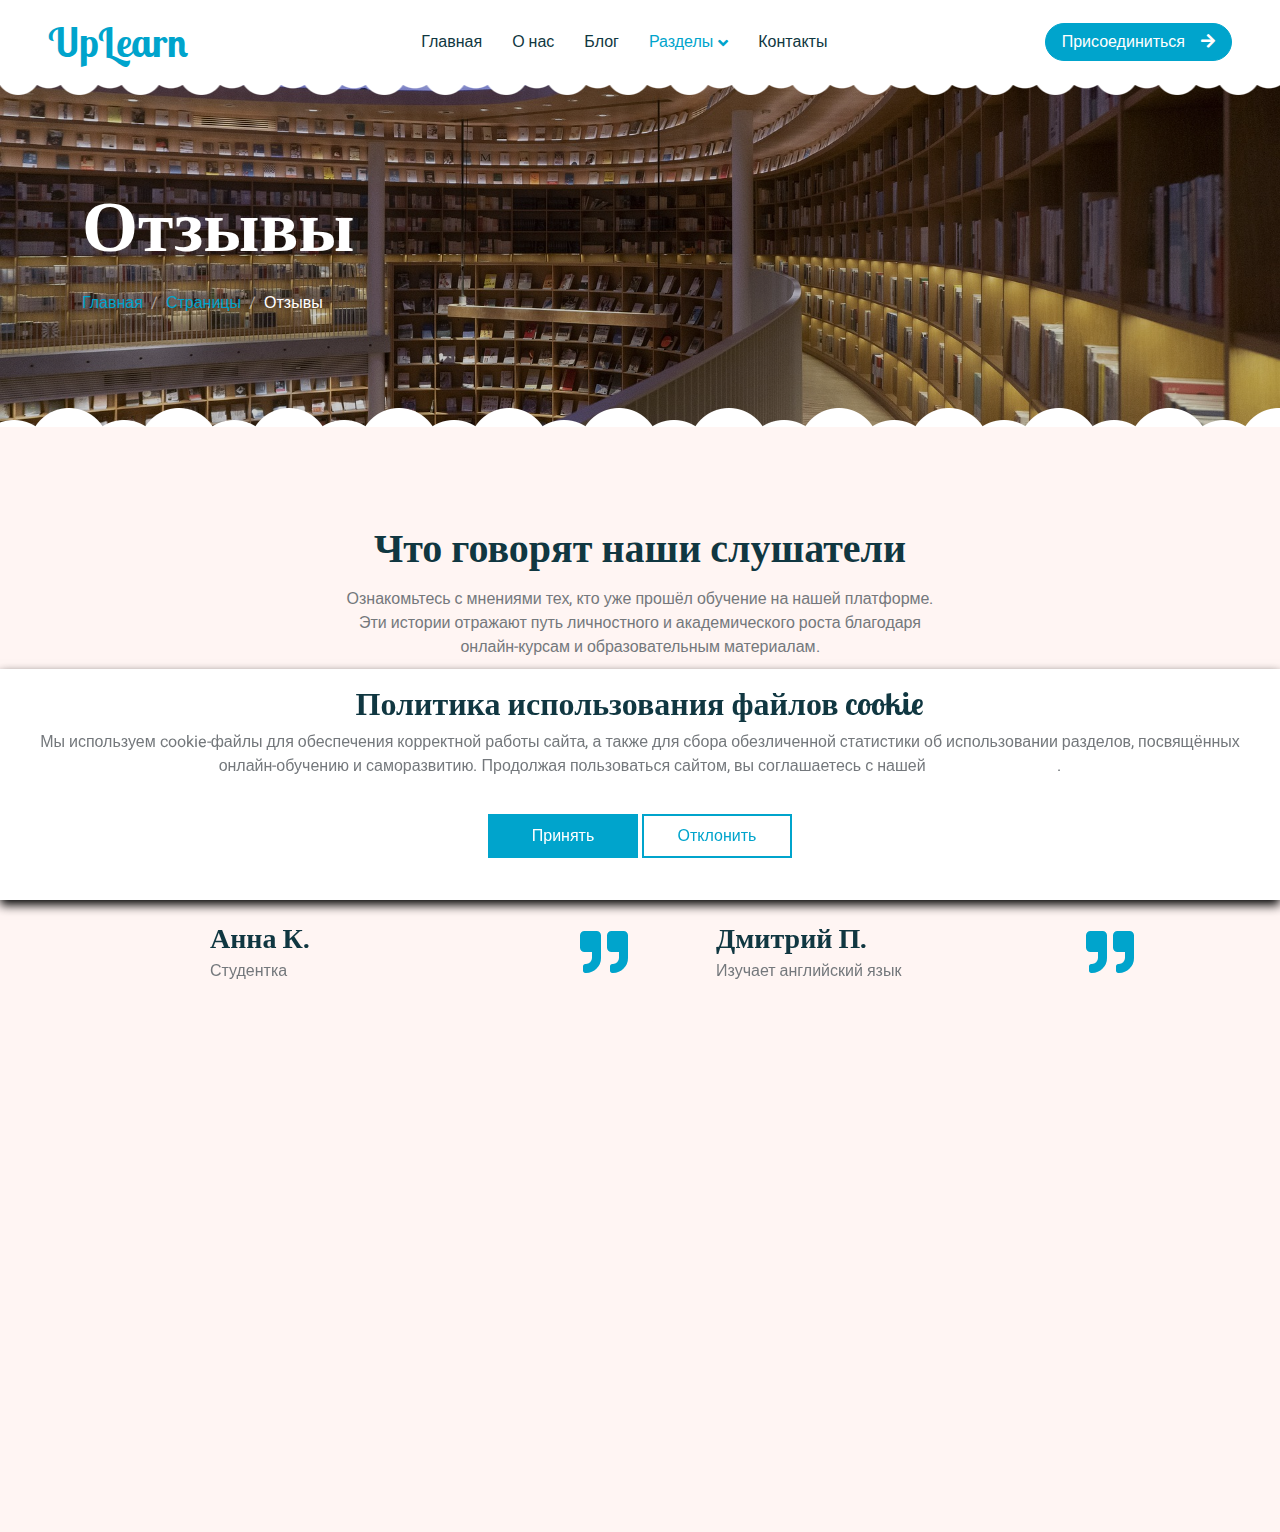
<file: testimonial.html>
<!DOCTYPE html>
<html lang="en">
    <head>
        <meta charset="utf-8" />
        <title>UpLearn</title>
        <meta content="width=device-width, initial-scale=1.0" name="viewport" />
        <meta
            content="онлайн-курсы, советы по учебе, саморазвитие, как учиться эффективно, образовательные ресурсы, изучение языков, развитие навыков"
            name="keywords"
        />
        <meta
            content="Платформа, посвящённая обучению и саморазвитию. Откройте для себя авторские статьи, советы по учебе, ресурсы по изучению языков и онлайн-курсы для интеллектуального роста."
            name="description"
        />

        <!-- Favicon -->
        <link href="img/favicon.ico" rel="icon" />

        <!-- Google Web Fonts -->
        <link rel="preconnect" href="https://fonts.googleapis.com" />
        <link rel="preconnect" href="https://fonts.gstatic.com" crossorigin />
        <link
            href="https://fonts.googleapis.com/css2?family=Heebo:wght@400;500;600&family=Inter:wght@600&family=Lobster+Two:wght@700&display=swap"
            rel="stylesheet"
        />

        <!-- Icon Font Stylesheet -->
        <link
            href="https://cdnjs.cloudflare.com/ajax/libs/font-awesome/5.10.0/css/all.min.css"
            rel="stylesheet"
        />
        <link
            href="https://cdn.jsdelivr.net/npm/bootstrap-icons@1.4.1/font/bootstrap-icons.css"
            rel="stylesheet"
        />

        <!-- Libraries Stylesheet -->
        <link href="lib/animate/animate.min.css" rel="stylesheet" />
        <link
            href="lib/owlcarousel/assets/owl.carousel.min.css"
            rel="stylesheet"
        />

        <!-- Customized Bootstrap Stylesheet -->
        <link href="css/bootstrap.min.css" rel="stylesheet" />

        <!-- Template Stylesheet -->
        <link href="css/style.css" rel="stylesheet" />
    </head>

    <body>
        <!-- Spinner Start -->
        <div
            id="spinner"
            class="show bg-white position-fixed translate-middle w-100 vh-100 top-50 start-50 d-flex align-items-center justify-content-center"
        >
            <div
                class="spinner-border text-primary"
                style="width: 3rem; height: 3rem"
                role="status"
            >
                <span class="sr-only">Загрузка...</span>
            </div>
        </div>
        <!-- Spinner End -->

        <!-- Navbar Start -->
        <nav
            class="navbar navbar-expand-lg bg-white navbar-light sticky-top px-4 px-lg-5 py-lg-0"
        >
            <a href="index.html" class="navbar-brand">
                <h1 class="m-0 text-primary">UpLearn</h1>
            </a>
            <button
                type="button"
                class="navbar-toggler"
                data-bs-toggle="collapse"
                data-bs-target="#navbarCollapse"
            >
                <span class="navbar-toggler-icon"></span>
            </button>
            <div class="collapse navbar-collapse" id="navbarCollapse">
                <div class="navbar-nav mx-auto">
                    <a href="index.html" class="nav-item nav-link">Главная</a>
                    <a href="about.html" class="nav-item nav-link">О нас</a>
                    <a href="classes.html" class="nav-item nav-link">Блог</a>
                    <div class="nav-item dropdown active">
                        <a
                            href="#"
                            class="nav-link dropdown-toggle active"
                            data-bs-toggle="dropdown"
                            >Разделы</a
                        >
                        <div
                            class="dropdown-menu rounded-0 rounded-bottom border-0 shadow-sm m-0"
                        >
                            <a
                                href="testimonial.html"
                                class="dropdown-item active"
                                >Отзывы</a
                            >
                        </div>
                    </div>
                    <a href="contact.html" class="nav-item nav-link"
                        >Контакты</a
                    >
                </div>
                <a
                    href="contact.html"
                    class="btn btn-primary rounded-pill px-3 d-none d-lg-block"
                    >Присоединиться<i class="fa fa-arrow-right ms-3"></i
                ></a>
            </div>
        </nav>
        <!-- Navbar End -->

        <!-- Page Header End -->
        <div class="py-5 page-header position-relative mb-5">
            <div class="container py-5">
                <h1 class="display-2 text-white animated slideInDown mb-4">
                    Отзывы
                </h1>
                <nav aria-label="breadcrumb animated slideInDown">
                    <ol class="breadcrumb">
                        <li class="breadcrumb-item">
                            <a href="index.html">Главная</a>
                        </li>
                        <li class="breadcrumb-item">
                            <a href="#">Страницы</a>
                        </li>
                        <li
                            class="breadcrumb-item text-white active"
                            aria-current="page"
                        >
                            Отзывы
                        </li>
                    </ol>
                </nav>
            </div>
        </div>
        <!-- Page Header End -->

        <!-- Testimonial Start -->
        <div class="container-xxl py-5">
            <div class="container">
                <div
                    class="text-center mx-auto mb-5 wow fadeInUp"
                    data-wow-delay="0.1s"
                    style="max-width: 600px"
                >
                    <h1 class="mb-3">Что говорят наши слушатели</h1>
                    <p>
                        Ознакомьтесь с мнениями тех, кто уже прошёл обучение на
                        нашей платформе. Эти истории отражают путь личностного и
                        академического роста благодаря онлайн-курсам и
                        образовательным материалам.
                    </p>
                </div>
                <div
                    class="owl-carousel testimonial-carousel wow fadeInUp"
                    data-wow-delay="0.1s"
                >
                    <div class="testimonial-item bg-light rounded p-5">
                        <p class="fs-5">
                            «Благодаря курсу по техникам эффективного обучения я
                            стал лучше планировать своё время и усваивать
                            материал. Рекомендую каждому, кто стремится к
                            саморазвитию!»
                        </p>
                        <div
                            class="d-flex align-items-center me-n5"
                            style="border-radius: 50px 0 0 50px"
                        >
                            <div class="ps-3">
                                <h3 class="mb-1">Анна К.</h3>
                                <span>Студентка</span>
                            </div>
                            <i
                                class="fa fa-quote-right fa-3x text-primary ms-auto d-none d-sm-flex"
                            ></i>
                        </div>
                    </div>
                    <div class="testimonial-item bg-light rounded p-5">
                        <p class="fs-5">
                            «Материалы по самоорганизации и изучению языков
                            помогли мне структурировать процесс обучения и
                            добиться реального прогресса. Благодарю за
                            качественный подход!»
                        </p>
                        <div
                            class="d-flex align-items-center me-n5"
                            style="border-radius: 50px 0 0 50px"
                        >
                            <div class="ps-3">
                                <h3 class="mb-1">Дмитрий П.</h3>
                                <span>Изучает английский язык</span>
                            </div>
                            <i
                                class="fa fa-quote-right fa-3x text-primary ms-auto d-none d-sm-flex"
                            ></i>
                        </div>
                    </div>
                    <div class="testimonial-item bg-light rounded p-5">
                        <p class="fs-5">
                            «Курсы помогли мне не только улучшить учебные
                            навыки, но и обрести уверенность в себе как в
                            самостоятельном учащемся. Теперь учиться — в
                            радость!»
                        </p>
                        <div
                            class="d-flex align-items-center me-n5"
                            style="border-radius: 50px 0 0 50px"
                        >
                            <div class="ps-3">
                                <h3 class="mb-1">Светлана М.</h3>
                                <span>Самообучение</span>
                            </div>
                            <i
                                class="fa fa-quote-right fa-3x text-primary ms-auto d-none d-sm-flex"
                            ></i>
                        </div>
                    </div>
                </div>
            </div>
        </div>
        <!-- Testimonial End -->

        <!-- Footer Start -->
        <div
            class="container-fluid bg-dark text-white-50 footer pt-5 mt-5 wow fadeIn"
            data-wow-delay="0.1s"
        >
            <div class="container py-5">
                <div class="row g-5">
                    <div class="col-lg-3 col-md-6">
                        <h3 class="text-white mb-4">Связаться с нами</h3>
                        <p class="mb-2">
                            <i class="fa fa-map-marker-alt me-3"></i>Kuveyt Türk
                            Üstü, Cumhuriyet Mah. Nazım Hikmet Bulv. Altıntaş
                            Okutan Plaza, 34515 Esenyurt
                        </p>
                        <p class="mb-2">
                            <i class="fa fa-phone-alt me-3"></i>+905558875474
                        </p>
                        <p class="mb-2">
                            <i class="fa fa-envelope me-3"></i
                            >up_learn@gmail.com
                        </p>
                    </div>
                    <div class="col-lg-3 col-md-6">
                        <h3 class="text-white mb-4">Быстрые ссылки</h3>
                        <a class="btn btn-link text-white-50" href="about.html"
                            >О нас</a
                        >
                        <a
                            class="btn btn-link text-white-50"
                            href="contact.html"
                            >Контакты</a
                        >
                        <a
                            class="btn btn-link text-white-50"
                            href="cookie-policy.html"
                            >Политика файлов cookie</a
                        >
                        <a
                            class="btn btn-link text-white-50"
                            href="privacy-policy.html"
                            >Политика конфиденциальности</a
                        >
                        <a
                            class="btn btn-link text-white-50"
                            href="terms-of-use.html"
                            >Условия использования</a
                        >
                    </div>
                    <div class="col-lg-3 col-md-6">
                        <h3 class="text-white mb-4">Галерея</h3>
                        <div class="row g-2 pt-2">
                            <div class="col-4">
                                <img
                                    class="img-fluid rounded bg-light p-1"
                                    src="img/classes-1.jpg"
                                    alt=""
                                />
                            </div>
                            <div class="col-4">
                                <img
                                    class="img-fluid rounded bg-light p-1"
                                    src="img/classes-2.jpg"
                                    alt=""
                                />
                            </div>
                            <div class="col-4">
                                <img
                                    class="img-fluid rounded bg-light p-1"
                                    src="img/classes-3.jpg"
                                    alt=""
                                />
                            </div>
                            <div class="col-4">
                                <img
                                    class="img-fluid rounded bg-light p-1"
                                    src="img/classes-4.jpg"
                                    alt=""
                                />
                            </div>
                            <div class="col-4">
                                <img
                                    class="img-fluid rounded bg-light p-1"
                                    src="img/classes-5.jpg"
                                    alt=""
                                />
                            </div>
                            <div class="col-4">
                                <img
                                    class="img-fluid rounded bg-light p-1"
                                    src="img/classes-6.jpg"
                                    alt=""
                                />
                            </div>
                        </div>
                    </div>
                    <div class="col-lg-3 col-md-6">
                        <h3 class="text-white mb-4">Новостная рассылка</h3>
                        <p>
                            Подпишитесь, чтобы получать обновления об
                            онлайн-курсах, полезных статьях и советах по
                            самообучению.
                        </p>
                        <form action="thanks.html" method="get">
                            <div
                                class="position-relative mx-auto"
                                style="max-width: 400px"
                            >
                                <input
                                    class="form-control bg-transparent w-100 py-3 ps-4 pe-5"
                                    type="text"
                                    placeholder="Ваш email"
                                    required
                                />
                                <button
                                    type="submit"
                                    class="btn btn-primary py-2 position-absolute top-0 end-0 mt-2 me-2"
                                >
                                    Подписаться
                                </button>
                            </div>
                        </form>
                    </div>
                </div>
            </div>
        </div>
        <!-- Footer End -->

        <!-- Cookie banner -->
        <div class="cookie-wrapper show">
            <div>
                <i class="bx bx-cookie"></i>
                <h2 style="text-align: center">
                    Политика использования файлов cookie
                </h2>
            </div>

            <div class="data">
                <p>
                    Мы используем cookie-файлы для обеспечения корректной работы
                    сайта, а также для сбора обезличенной статистики об
                    использовании разделов, посвящённых онлайн-обучению и
                    саморазвитию. Продолжая пользоваться сайтом, вы соглашаетесь
                    с нашей
                    <a href="cookie-policy.html">политикой cookie</a>.
                </p>
            </div>

            <div class="buttons">
                <button class="cookie-button" id="acceptBtn">Принять</button>
                <button class="cookie-button" id="declineBtn">Отклонить</button>
            </div>
        </div>
        <!-- End Cookie banner -->

        <!-- Back to Top -->
        <a href="#" class="btn btn-lg btn-primary btn-lg-square back-to-top"
            ><i class="bi bi-arrow-up"></i
        ></a>

        <!-- JavaScript Libraries -->
        <script src="https://code.jquery.com/jquery-3.4.1.min.js"></script>
        <script src="https://cdn.jsdelivr.net/npm/bootstrap@5.0.0/dist/js/bootstrap.bundle.min.js"></script>
        <script src="lib/wow/wow.min.js"></script>
        <script src="lib/easing/easing.min.js"></script>
        <script src="lib/waypoints/waypoints.min.js"></script>
        <script src="lib/owlcarousel/owl.carousel.min.js"></script>

        <!-- Template Javascript -->
        <script src="js/main.js"></script>
        <script src="js/cookiebanner.js"></script>
    </body>
</html>
</file>
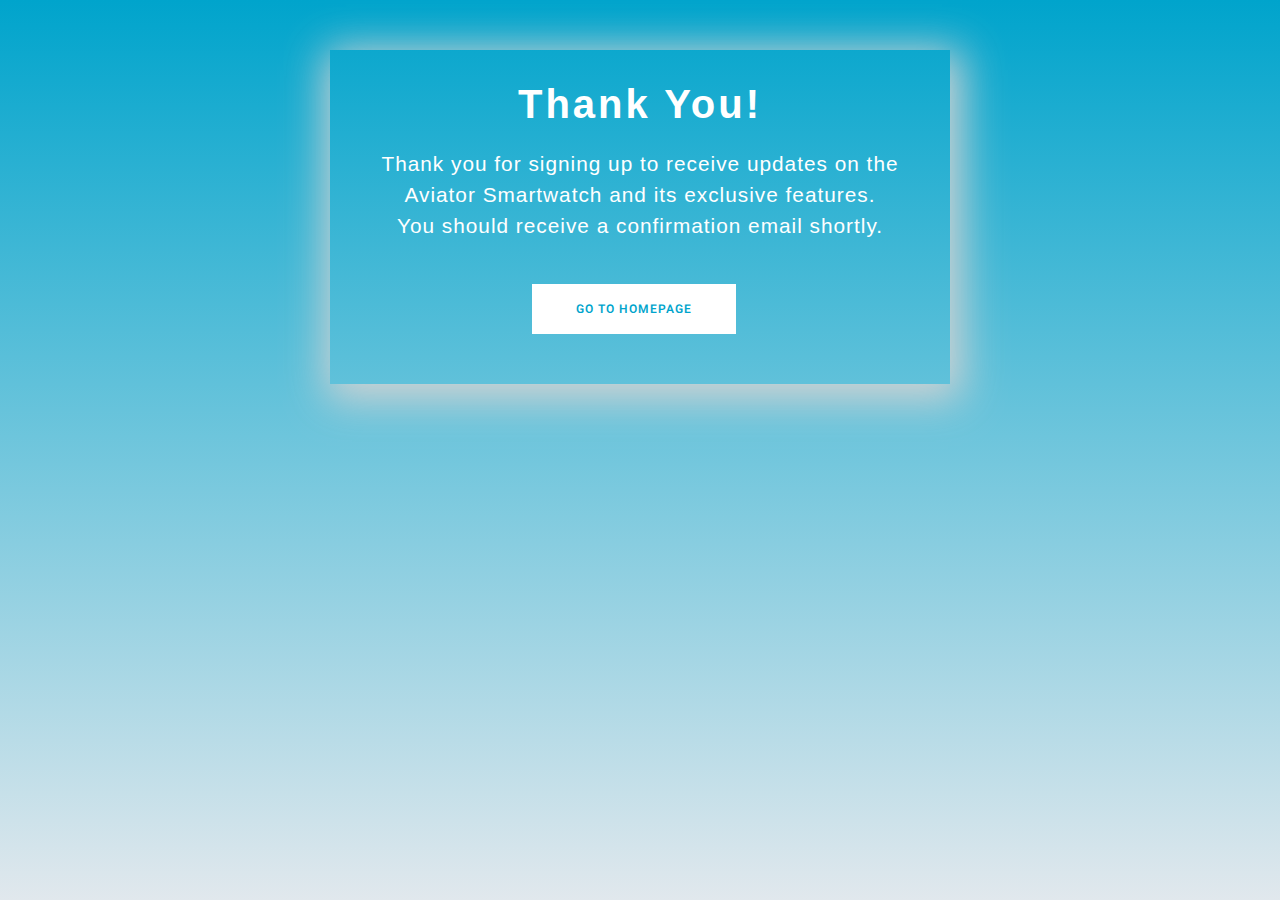
<file: thanks.html>
<!DOCTYPE html>
<html lang="en">
    <head>
        <meta charset="utf-8" />
        <title>UpLearn</title>
        <meta content="width=device-width, initial-scale=1.0" name="viewport" />
        <meta content="" name="keywords" />
        <meta content="" name="description" />

        <!-- Favicon -->
        <link href="img/favicon.ico" rel="icon" />

        <!-- Google Web Fonts -->
        <link rel="preconnect" href="https://fonts.googleapis.com" />
        <link rel="preconnect" href="https://fonts.gstatic.com" crossorigin />
        <link
            href="https://fonts.googleapis.com/css2?family=Heebo:wght@400;500;600&family=Inter:wght@600&family=Lobster+Two:wght@700&display=swap"
            rel="stylesheet"
        />

        <!-- Icon Font Stylesheet -->
        <link
            href="https://cdnjs.cloudflare.com/ajax/libs/font-awesome/5.10.0/css/all.min.css"
            rel="stylesheet"
        />
        <link
            href="https://cdn.jsdelivr.net/npm/bootstrap-icons@1.4.1/font/bootstrap-icons.css"
            rel="stylesheet"
        />

        <!-- Libraries Stylesheet -->
        <link href="lib/animate/animate.min.css" rel="stylesheet" />
        <link
            href="lib/owlcarousel/assets/owl.carousel.min.css"
            rel="stylesheet"
        />

        <!-- Customized Bootstrap Stylesheet -->
        <link href="css/bootstrap.min.css" rel="stylesheet" />

        <!-- Template Stylesheet -->
        <link href="css/style.css" rel="stylesheet" />
        <link href="css/thanks.css" rel="stylesheet" />
    </head>
    <body>
        <div class="content">
            <div class="wrapper-1">
                <div class="wrapper-2">
                    <h1>Thank You!</h1>
                    <p>
                        Thank you for signing up to receive updates on the
                        Aviator Smartwatch and its exclusive features.
                    </p>
                    <p>You should receive a confirmation email shortly.</p>
                    <a href="index.html">
                        <button class="go-home">Go to Homepage</button>
                    </a>
                </div>
            </div>
        </div>
    </body>
</html>
</file>
<file: css/style.css>
/********** Template CSS **********/
:root {
    --primary: #00a4ccff;
    --light: #fff5f3;
    --dark: #103741;
}

.back-to-top {
    position: fixed;
    display: none;
    right: 45px;
    bottom: 45px;
    z-index: 99;
}

/*** Spinner ***/
#spinner {
    opacity: 0;
    visibility: hidden;
    transition: opacity 0.5s ease-out, visibility 0s linear 0.5s;
    z-index: 99999;
}

#spinner.show {
    transition: opacity 0.5s ease-out, visibility 0s linear 0s;
    visibility: visible;
    opacity: 1;
}

/*** Button ***/
.btn {
    font-weight: 500;
    transition: 0.5s;
}

.btn.btn-primary {
    color: #ffffff;
}

.btn-square {
    width: 38px;
    height: 38px;
}

.btn-sm-square {
    width: 32px;
    height: 32px;
}

.btn-lg-square {
    width: 48px;
    height: 48px;
}

.btn-square,
.btn-sm-square,
.btn-lg-square {
    padding: 0;
    display: flex;
    align-items: center;
    justify-content: center;
    font-weight: normal;
    border-radius: 50px;
}

/*** Heading ***/
h1,
h2,
h3,
h4,
.h1,
.h2,
.h3,
.h4,
.display-1,
.display-2,
.display-3,
.display-4,
.display-5,
.display-6 {
    font-family: "Lobster Two", cursive;
    font-weight: 700;
}

h5,
h6,
.h5,
.h6 {
    font-weight: 600;
}

.font-secondary {
    font-family: "Lobster Two", cursive;
}

/*** Navbar ***/
.navbar .navbar-nav .nav-link {
    padding: 30px 15px;
    color: var(--dark);
    font-weight: 500;
    outline: none;
}

.navbar .navbar-nav .nav-link:hover,
.navbar .navbar-nav .nav-link.active {
    color: var(--primary);
}

.navbar.sticky-top {
    top: -100px;
    transition: 0.5s;
}

.navbar .dropdown-toggle::after {
    border: none;
    content: "\f107";
    font-family: "Font Awesome 5 Free";
    font-weight: 900;
    vertical-align: middle;
    margin-left: 5px;
    transition: 0.5s;
}

.navbar .dropdown-toggle[aria-expanded="true"]::after {
    transform: rotate(-180deg);
}

@media (max-width: 991.98px) {
    .navbar .navbar-nav .nav-link {
        margin-right: 0;
        padding: 10px 0;
    }

    .navbar .navbar-nav {
        margin-top: 15px;
        border-top: 1px solid #eeeeee;
    }
}

@media (min-width: 992px) {
    .navbar .nav-item .dropdown-menu {
        display: block;
        top: calc(100% - 15px);
        margin-top: 0;
        opacity: 0;
        visibility: hidden;
        transition: 0.5s;
    }

    .navbar .nav-item:hover .dropdown-menu {
        top: 100%;
        visibility: visible;
        transition: 0.5s;
        opacity: 1;
    }
}

/*** Header ***/
.header-carousel::before,
.header-carousel::after,
.page-header::before,
.page-header::after {
    position: absolute;
    content: "";
    width: 100%;
    height: 10px;
    top: 0;
    left: 0;
    background: url(../img/bg-header-top.png) center center repeat-x;
    z-index: 1;
}

.header-carousel::after,
.page-header::after {
    height: 19px;
    top: auto;
    bottom: 0;
    background: url(../img/bg-header-bottom.png) center center repeat-x;
}

@media (max-width: 768px) {
    .header-carousel .owl-carousel-item {
        position: relative;
        min-height: 500px;
    }

    .header-carousel .owl-carousel-item img {
        position: absolute;
        width: 100%;
        height: 100%;
        object-fit: cover;
    }

    .header-carousel .owl-carousel-item p {
        font-size: 16px !important;
        font-weight: 400 !important;
    }

    .header-carousel .owl-carousel-item h1 {
        font-size: 30px;
        font-weight: 600;
    }
}

.header-carousel .owl-nav {
    position: absolute;
    top: 50%;
    right: 8%;
    transform: translateY(-50%);
    display: flex;
    flex-direction: column;
}

.header-carousel .owl-nav .owl-prev,
.header-carousel .owl-nav .owl-next {
    margin: 7px 0;
    width: 45px;
    height: 45px;
    display: flex;
    align-items: center;
    justify-content: center;
    color: #ffffff;
    background: transparent;
    border: 1px solid #ffffff;
    border-radius: 45px;
    font-size: 22px;
    transition: 0.5s;
}

.header-carousel .owl-nav .owl-prev:hover,
.header-carousel .owl-nav .owl-next:hover {
    background: var(--primary);
    border-color: var(--primary);
}

.page-header {
    background: linear-gradient(rgba(0, 0, 0, 0.2), rgba(0, 0, 0, 0.2)),
        url(../img/carousel-1.jpg) center center no-repeat;
    background-size: cover;
}

.breadcrumb-item + .breadcrumb-item::before {
    color: rgba(255, 255, 255, 0.5);
}

/*** Facility ***/
.facility-item .facility-icon {
    position: relative;
    margin: 0 auto;
    width: 100px;
    height: 100px;
    border-radius: 100px;
    display: flex;
    align-items: center;
    justify-content: center;
}

.facility-item .facility-icon::before {
    position: absolute;
    content: "";
    width: 100%;
    height: 100%;
    top: 0;
    left: 0;
    background: rgba(255, 255, 255, 0.9);
    transition: 0.5s;
    z-index: 1;
}

.facility-item .facility-icon span {
    position: absolute;
    content: "";
    width: 15px;
    height: 30px;
    top: 0;
    left: 0;
    border-radius: 50%;
}

.facility-item .facility-icon span:last-child {
    left: auto;
    right: 0;
}

.facility-item .facility-icon i {
    position: relative;
    z-index: 2;
}

.facility-item .facility-text {
    position: relative;
    min-height: 250px;
    padding: 30px;
    border-radius: 100%;
    display: flex;
    text-align: center;
    justify-content: center;
    flex-direction: column;
}

.facility-item .facility-text::before {
    position: absolute;
    content: "";
    width: 100%;
    height: 100%;
    top: 0;
    left: 0;
    background: rgba(255, 255, 255, 0.9);
    transition: 0.5s;
    z-index: 1;
}

.facility-item .facility-text * {
    position: relative;
    z-index: 2;
}

.facility-item:hover .facility-icon::before,
.facility-item:hover .facility-text::before {
    background: transparent;
}

.facility-item * {
    transition: 0.5s;
}

.facility-item:hover * {
    color: #ffffff !important;
}

/*** About ***/
.about-img img {
    transition: 0.5s;
}

.about-img img:hover {
    background: var(--primary) !important;
}

/*** Classes ***/
.classes-item {
    transition: 0.5s;
}

.classes-item:hover {
    margin-top: -10px;
}

/*** Team ***/
.team-item .team-text {
    position: absolute;
    width: 250px;
    height: 250px;
    bottom: 0;
    right: 0;
    display: flex;
    align-items: center;
    justify-content: center;
    flex-direction: column;
    background: #ffffff;
    border: 17px solid var(--light);
    border-radius: 250px;
    transition: 0.5s;
}

.team-item:hover .team-text {
    border-color: var(--primary);
}

/*** Testimonial ***/
.testimonial-carousel {
    padding-left: 1.5rem;
    padding-right: 1.5rem;
}

@media (min-width: 576px) {
    .testimonial-carousel {
        padding-left: 4rem;
        padding-right: 4rem;
    }
}

.testimonial-carousel .testimonial-item .border {
    border: 1px dashed rgba(0, 185, 142, 0.3) !important;
}

.testimonial-carousel .owl-nav {
    position: absolute;
    width: 100%;
    height: 45px;
    top: 50%;
    left: 0;
    transform: translateY(-50%);
    display: flex;
    justify-content: space-between;
    z-index: 1;
}

.testimonial-carousel .owl-nav .owl-prev,
.testimonial-carousel .owl-nav .owl-next {
    position: relative;
    width: 45px;
    height: 45px;
    display: flex;
    align-items: center;
    justify-content: center;
    color: #ffffff;
    background: var(--primary);
    border-radius: 45px;
    font-size: 20px;
    transition: 0.5s;
}

.testimonial-carousel .owl-nav .owl-prev:hover,
.testimonial-carousel .owl-nav .owl-next:hover {
    background: var(--dark);
}

/*** Footer ***/
.footer .btn.btn-social {
    margin-right: 5px;
    width: 45px;
    height: 45px;
    display: flex;
    align-items: center;
    justify-content: center;
    color: #ffffff;
    border: 1px solid rgba(255, 255, 255, 0.5);
    border-radius: 45px;
    transition: 0.3s;
}

.footer .btn.btn-social:hover {
    border-color: var(--primary);
    background: var(--primary);
}

.footer .btn.btn-link {
    display: block;
    margin-bottom: 5px;
    padding: 0;
    text-align: left;
    font-size: 16px;
    font-weight: normal;
    text-transform: capitalize;
    transition: 0.3s;
}

.footer .btn.btn-link::before {
    position: relative;
    content: "\f105";
    font-family: "Font Awesome 5 Free";
    font-weight: 900;
    margin-right: 10px;
}

.footer .btn.btn-link:hover {
    color: var(--primary) !important;
    letter-spacing: 1px;
    box-shadow: none;
}

.footer .form-control {
    border-color: rgba(255, 255, 255, 0.5);
}

.footer .copyright {
    padding: 25px 0;
    font-size: 15px;
    border-top: 1px solid rgba(256, 256, 256, 0.1);
}

.footer .copyright a {
    color: #ffffff;
}

.footer .footer-menu a {
    margin-right: 15px;
    padding-right: 15px;
    border-right: 1px solid rgba(255, 255, 255, 0.1);
}

.footer .copyright a:hover,
.footer .footer-menu a:hover {
    color: var(--primary) !important;
}

.footer .footer-menu a:last-child {
    margin-right: 0;
    padding-right: 0;
    border-right: none;
}
/* prettier-ignore */
/*# sourceMappingURL=user.css.map */
@import url("https://fonts.googleapis.com/css2?family=Poppins:wght@300;400;500;600&display=swap");

.cookie-wrapper {
    position: fixed;
    bottom: 0px;
    right: 0;
    width: 100%;
    background: #fff;
    padding: 15px 25px 22px;
    transition: right 0.3s ease;
    box-shadow: 0 5px 10px rgb(0, 0, 0);
    z-index: 999;
    @media (max-width: 600px) {
        width: 100%;
    }
}
.cookie-wrapper .show {
    right: 20px;
}

.hidden {
    display: none;
}
header i {
    color: #ffffff;
    font-size: 32px;
    text-align: center;
}
header h2 {
    color: #ffffff;
    font-weight: 500;
    text-align: center;
}
.data {
    text-align: center;
}
.data p a {
    color: #ffffff;
    text-decoration: none;
    text-align: center !important;
}
.data p a:hover {
    text-decoration: underline;
}
.buttons {
    padding: 20px 0px;
    text-align: center;
}
.buttons .cookie-button {
    border: 2px solid #00a4ccff;
    color: #fff;
    padding: 8px 0;
    background: #00a4ccff;
    cursor: pointer;
    width: calc(100% / 2 - 10px);
    transition: all 0.2s ease;
    max-width: 150px;
    border-radius: 0px;
}
.buttons #acceptBtn:hover {
    background-color: transparent;
    color: #00a4ccff;
}
#declineBtn {
    background-color: #fff;
    color: #00a4ccff;
    border-radius: 0;
}
#declineBtn:hover {
    background-color: #00a4ccff;
    color: #fff;
}
select {
    height: 48px;
    padding-top: 10px !important;
}

.iti {
    width: 100% !important;
    margin-bottom: 10px;
    margin-top: 0px !important;
}

.iti input {
    height: 58px;
}
</file>
<file: css/thanks.css>
* {
    box-sizing: border-box;
}
body {
    background: #fff;
    background: linear-gradient(to bottom, #00a4ccff 0%, #e1e8ed 100%);
    filter: progid:DXImageTransform.Microsoft.gradient( startColorstr='#00A4CCFF', endColorstr='#e1e8ed',GradientType=0 );
    height: 100%;
    margin: 0;
    background-repeat: no-repeat;
    background-attachment: fixed;
}

.wrapper-1 {
    width: 100%;
    height: 100vh;
    display: flex;
    flex-direction: column;
}
.wrapper-2 {
    padding: 30px;
    text-align: center;
}
h1 {
    font-family: "Source Sans Pro", sans-serif;
    font-size: 4em;
    letter-spacing: 3px;
    color: #fff;
    margin: 0;
    margin-bottom: 20px;
}
.wrapper-2 p {
    margin: 0;
    font-size: 1.3em;
    color: #fff;
    font-family: "Source Sans Pro", sans-serif;
    letter-spacing: 1px;
}
.go-home {
    background: #fff;
    border: 2px solid #fff;
    color: #00a4ccff;
    font-weight: 600;
    letter-spacing: 1px;
    font-size: 12px;
    padding: 14px 42px;
    margin-top: 42px;
    margin-right: 12px;
    -webkit-transition: all 0.4s ease-in-out;
    transition: all 0.4s ease-in-out;
    visibility: visible;
    animation-delay: 2.3s;
    animation-name: fadeInUp;
    text-decoration: none;
    text-transform: uppercase;
    cursor: pointer;
    border-radius: 0;
}
.go-home:hover {
    background: transparent;
    border-color: #00a4ccff;
}
a:hover .go-home {
    color: #00a4ccff;
}
.go-home a {
    text-decoration: none;
    color: #00a4ccff;
}

.footer-like {
    margin-top: auto;
    background: #d7e6fe;
    padding: 6px;
    text-align: center;
}
.footer-like p {
    margin: 0;
    padding: 4px;
    color: #ffc107;
    font-family: "Source Sans Pro", sans-serif;
    letter-spacing: 1px;
}
.footer-like p a {
    text-decoration: none;
    color: #ffc107;
    font-weight: 600;
}

@media (min-width: 360px) {
    h1 {
        font-size: 2.5em;
    }
    .go-home {
        margin-bottom: 20px;
    }
}

@media (min-width: 600px) {
    .content {
        max-width: 1000px;
        margin: 0 auto;
    }
    .wrapper-1 {
        height: initial;
        max-width: 620px;
        margin: 0 auto;
        margin-top: 50px;
        box-shadow: 4px 8px 40px 8px lightgray;
    }
}
</file>
